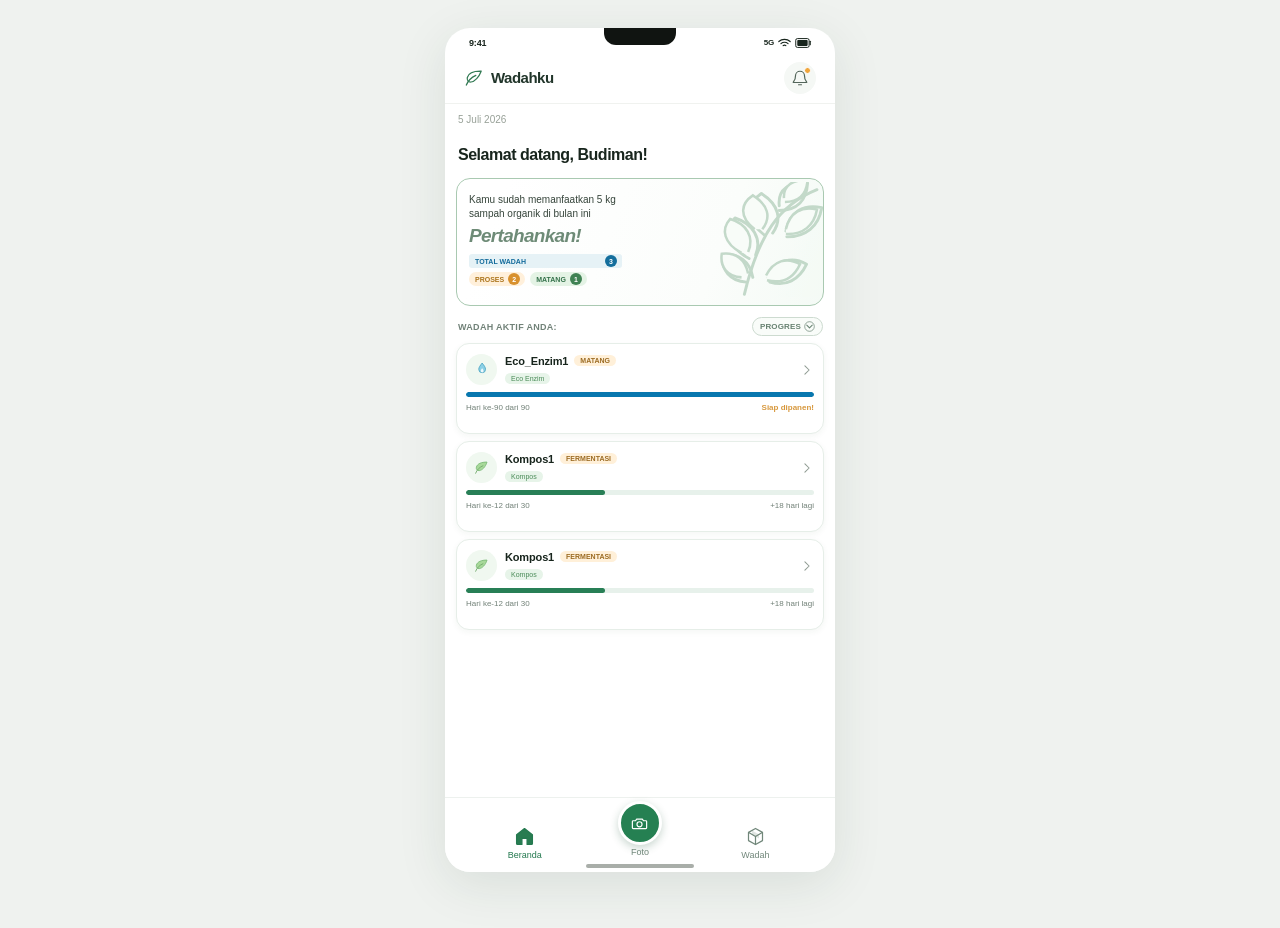
<file: Dasboard.html>
<!DOCTYPE html>
<html lang="id">
<head>
  <meta charset="UTF-8">
  <meta name="viewport" content="width=device-width, initial-scale=1">
  <meta name="theme-color" content="#f8fbf7">
  <title>Wadahku — SnapCompost</title>
  <style>
    :root {
      color-scheme: light;
      --green: #24734e;
      --green-dark: #15583a;
      --green-soft: #e8f4eb;
      --mint: #f1f8f2;
      --ink: #18251d;
      --muted: #87938a;
      --line: #e8eee9;
      --orange: #eda63e;
      --blue: #1179b7;
    }

    * {
      box-sizing: border-box;
    }

    html {
      min-height: 100%;
      background: #eff2ef;
    }

    body {
      min-width: 320px;
      min-height: 100vh;
      margin: 0;
      color: var(--ink);
      background: #eff2ef;
      font-family: Inter, -apple-system, BlinkMacSystemFont, "Segoe UI", sans-serif;
      -webkit-font-smoothing: antialiased;
    }

    button {
      color: inherit;
      font: inherit;
    }

    .phone {
      position: relative;
      display: flex;
      flex-direction: column;
      width: min(100%, 390px);
      min-height: 100vh;
      margin: 0 auto;
      overflow: hidden;
      background: #fff;
      box-shadow: 0 12px 50px rgb(27 55 37 / 10%);
    }

    .status-bar {
      position: relative;
      display: flex;
      flex: 0 0 29px;
      align-items: center;
      justify-content: space-between;
      padding: 0 23px 0 24px;
      font-size: 9px;
      font-weight: 700;
      letter-spacing: -.15px;
    }

    .notch {
      position: absolute;
      top: 0;
      left: 50%;
      width: 72px;
      height: 17px;
      transform: translateX(-50%);
      border-radius: 0 0 12px 12px;
      background: #101411;
    }

    .status-icons {
      display: flex;
      align-items: center;
      gap: 4px;
    }

    .status-icons svg {
      display: block;
    }

    .app-header {
      display: flex;
      min-height: 47px;
      align-items: center;
      justify-content: space-between;
      padding: 0 19px 5px;
      border-bottom: 1px solid #f0f2ef;
    }

    .brand {
      display: flex;
      align-items: center;
      gap: 7px;
      color: #21352a;
      font-size: 15px;
      font-weight: 750;
      letter-spacing: -.5px;
    }

    .brand svg {
      width: 20px;
      height: 20px;
      color: #347b55;
    }

    .notification {
      position: relative;
      display: grid;
      width: 32px;
      height: 32px;
      place-items: center;
      border: 0;
      border-radius: 50%;
      background: #f5f8f5;
      cursor: pointer;
    }

    .notification svg {
      width: 18px;
      height: 18px;
    }

    .notification-dot {
      position: absolute;
      top: 5px;
      right: 5px;
      width: 7px;
      height: 7px;
      border: 1px solid white;
      border-radius: 50%;
      background: #f0a53b;
    }

    .brand-wadah-icon {
      display: none;
    }

    .phone[data-screen="wadah"] .brand-home-icon {
      display: none;
    }

    .phone[data-screen="wadah"] .brand-wadah-icon {
      display: block;
    }

    .notification[hidden] {
      display: none;
    }

    .brand-count {
      margin-left: 1px;
      padding: 4px 8px;
      border-radius: 12px;
      background: #e8f4eb;
      color: #28754d;
      font-size: 8px;
      font-weight: 700;
      letter-spacing: 0;
    }

    .notification-layer {
      position: absolute;
      z-index: 8;
      inset: 76px 0 0;
    }

    .notification-layer[hidden] {
      display: none;
    }

    .notification-backdrop {
      position: absolute;
      inset: 0;
      background: rgb(24 37 29 / 35%);
    }

    .notification-panel {
      position: relative;
      z-index: 1;
      overflow: hidden;
      border: 1px solid #bfd3c3;
      border-top: 0;
      border-radius: 0 0 15px 15px;
      background: #fff;
      box-shadow: 0 7px 18px rgb(24 56 36 / 14%);
    }

    .notification-panel-header {
      display: flex;
      min-height: 39px;
      align-items: center;
      justify-content: space-between;
      padding: 0 12px;
      border-bottom: 1px solid #e5eee7;
    }

    .notification-panel-title {
      display: flex;
      align-items: center;
      gap: 6px;
      font-size: 11px;
      font-weight: 700;
    }

    .notification-panel-title svg {
      width: 14px;
      height: 14px;
      color: #648071;
    }

    .notification-close {
      display: grid;
      width: 25px;
      height: 25px;
      place-items: center;
      border: 0;
      border-radius: 50%;
      background: #f2f7f3;
      color: #718278;
      cursor: pointer;
    }

    .notification-close svg {
      width: 13px;
      height: 13px;
    }

    .notification-list {
      display: grid;
      gap: 1px;
      padding: 4px 8px 7px;
    }

    .notification-item {
      display: flex;
      min-height: 49px;
      align-items: center;
      gap: 8px;
      padding: 5px 6px;
      border-bottom: 1px solid #edf2ee;
    }

    .notification-item:last-child {
      border-bottom: 0;
    }

    .notification-vessel-icon {
      display: grid;
      width: 27px;
      height: 27px;
      flex: 0 0 27px;
      place-items: center;
      border-radius: 50%;
      background: #eff8f0;
      color: #6aaa6d;
    }

    .notification-vessel-icon svg {
      width: 16px;
      height: 16px;
    }

    .notification-copy {
      min-width: 0;
      flex: 1;
    }

    .notification-name {
      display: block;
      overflow: hidden;
      font-size: 10px;
      font-weight: 700;
      text-overflow: ellipsis;
      white-space: nowrap;
    }

    .notification-description {
      margin: 2px 0 0;
      color: #78877c;
      font-size: 8px;
      line-height: 11px;
    }

    .notification-description strong {
      color: #d69137;
      font-weight: 600;
    }

    .notification-view {
      min-width: 39px;
      padding: 5px 8px;
      border: 0;
      border-radius: 12px;
      background: #287b50;
      color: white;
      font-size: 8px;
      font-weight: 700;
      cursor: pointer;
    }

    .notification-view:hover {
      background: #1d6842;
    }

    main {
      flex: 1;
      padding: 8px 11px 105px;
    }

    .date {
      margin: 0 0 17px 2px;
      color: #98a198;
      font-size: 10px;
      line-height: 15px;
    }

    h1 {
      margin: 0 0 13px 2px;
      font-size: 16px;
      font-weight: 700;
      letter-spacing: -.48px;
      line-height: 21px;
    }

    .impact-card {
      position: relative;
      min-height: 128px;
      overflow: hidden;
      padding: 14px 12px 11px;
      border: 1px solid #a9c9b1;
      border-radius: 14px;
      background: linear-gradient(110deg, #fff 12%, #fbfdfb 70%, #f4faf5);
    }

    .impact-copy {
      position: relative;
      z-index: 1;
      max-width: 206px;
      color: #35443a;
      font-size: 10px;
      line-height: 14px;
    }

    .impact-copy strong {
      display: block;
      margin-top: 3px;
      color: #6e8b77;
      font-size: 19px;
      font-style: italic;
      font-weight: 750;
      letter-spacing: -.7px;
      line-height: 23px;
    }

    .plant-art {
      position: absolute;
      top: 3px;
      right: -10px;
      width: 132px;
      height: 121px;
      color: #bdd5c4;
      opacity: .9;
    }

    .stats {
      position: relative;
      z-index: 1;
      display: flex;
      width: 179px;
      flex-wrap: wrap;
      gap: 4px 5px;
      margin-top: 7px;
    }

    .stat {
      display: inline-flex;
      min-height: 14px;
      align-items: center;
      gap: 4px;
      padding: 1px 5px 1px 6px;
      border-radius: 12px;
      background: #e8f3eb;
      color: #39704e;
      font-size: 7px;
      font-weight: 750;
      line-height: 11px;
      white-space: nowrap;
    }

    .stat.total {
      width: 100%;
      justify-content: space-between;
      max-width: 153px;
      border-radius: 3px;
      background: #e6f2f6;
      color: #146c9c;
    }

    .stat:nth-child(2) {
      background: #fff0db;
      color: #ac741b;
    }

    .stat:nth-child(3) {
      background: #e4f3e5;
      color: #34714a;
    }

    .stat b {
      display: inline-grid;
      width: 12px;
      height: 12px;
      place-items: center;
      border-radius: 50%;
      background: #146e9c;
      color: white;
      font-size: 7px;
    }

    .stat:nth-child(2) b {
      background: #d8912e;
    }

    .stat:nth-child(3) b {
      background: #408254;
    }

    .section-heading {
      display: flex;
      align-items: center;
      justify-content: space-between;
      margin: 11px 0 7px;
      padding: 0 1px 0 2px;
      color: #718278;
      font-size: 9px;
      font-weight: 800;
      letter-spacing: .3px;
    }

    .sort-button {
      display: inline-flex;
      min-height: 19px;
      align-items: center;
      gap: 3px;
      padding: 2px 7px;
      border: 1px solid #cddbd0;
      border-radius: 12px;
      background: #f9fcf9;
      color: #668170;
      font-size: 8px;
      font-weight: 700;
      letter-spacing: .15px;
      cursor: pointer;
    }

    .sort-button svg {
      width: 11px;
      height: 11px;
      transition: transform .18s ease;
    }

    .sort-button[aria-expanded="true"] svg {
      transform: rotate(180deg);
    }

    .sort-menu {
      position: absolute;
      z-index: 5;
      right: 13px;
      display: none;
      width: 155px;
      padding: 5px;
      border: 1px solid #dce6dd;
      border-radius: 9px;
      background: white;
      box-shadow: 0 6px 20px rgb(32 62 41 / 13%);
    }

    .sort-menu.open {
      display: block;
    }

    .sort-menu button {
      width: 100%;
      padding: 7px 8px;
      border: 0;
      border-radius: 5px;
      background: transparent;
      color: #56645a;
      font-size: 10px;
      text-align: left;
      cursor: pointer;
    }

    .sort-menu button:hover,
    .sort-menu button[aria-selected="true"] {
      background: #edf6ef;
      color: var(--green);
    }

    .vessels {
      display: grid;
      gap: 7px;
    }

    .vessel-card {
      min-height: 91px;
      padding: 10px 9px 8px;
      border: 1px solid #e6eee8;
      border-radius: 13px;
      background: #fff;
      box-shadow: 0 2px 6px rgb(36 70 47 / 5%);
    }

    .vessel-top {
      display: flex;
      align-items: center;
      min-height: 29px;
      gap: 8px;
    }

    .vessel-icon {
      display: grid;
      width: 31px;
      height: 31px;
      flex: 0 0 31px;
      place-items: center;
      border-radius: 50%;
      background: #f0f8f0;
      color: #6aab6c;
    }

    .vessel-icon svg {
      width: 18px;
      height: 18px;
    }

    .vessel-info {
      min-width: 0;
      flex: 1;
    }

    .vessel-name-line {
      display: flex;
      align-items: center;
      gap: 6px;
    }

    .vessel-name {
      font-size: 11px;
      font-weight: 650;
      letter-spacing: -.15px;
    }

    .type-pill {
      padding: 2px 6px;
      border-radius: 9px;
      background: #e7f4e9;
      color: #4a8b58;
      font-size: 7px;
      line-height: 10px;
    }

    .type-pill.orange {
      background: #fff0d9;
      color: #ae7725;
      font-weight: 700;
    }

    .chevron {
      width: 14px;
      height: 14px;
      color: #8f9b92;
    }

    .progress-track {
      height: 5px;
      margin: 7px 0 5px;
      overflow: hidden;
      border-radius: 5px;
      background: #e7f1eb;
    }

    .progress-fill {
      height: 100%;
      border-radius: inherit;
      background: #0877af;
    }

    .progress-fill.green {
      background: #287f56;
    }

    .vessel-foot {
      display: flex;
      align-items: center;
      justify-content: space-between;
      color: #718077;
      font-size: 8px;
      line-height: 12px;
    }

    .vessel-foot .ready {
      color: #d7973b;
      font-weight: 600;
    }

    .wadah-view {
      min-height: 0;
      flex: 1;
      overflow-y: auto;
      padding: 11px 10px 100px;
      background: #f3faf4;
      scrollbar-width: none;
    }

    .wadah-view[hidden] {
      display: none;
    }

    .wadah-status-tabs {
      display: grid;
      grid-template-columns: 1fr 1fr;
      gap: 4px;
      min-height: 34px;
      padding: 3px;
      border: 1px solid #edf2ee;
      border-radius: 18px;
      background: white;
    }

    .wadah-status-tab {
      min-width: 0;
      padding: 6px 8px;
      border: 0;
      border-radius: 14px;
      background: transparent;
      color: #64756a;
      font-size: 9px;
      font-weight: 600;
      cursor: pointer;
    }

    .wadah-status-tab[aria-selected="true"] {
      background: #e7f4e9;
      color: #32734d;
    }

    .wadah-controls {
      display: grid;
      gap: 8px;
      margin: 10px 0 9px;
    }

    .wadah-filters,
    .wadah-sorts {
      display: flex;
      align-items: center;
      gap: 5px;
      overflow-x: auto;
      scrollbar-width: none;
    }

    .wadah-filter,
    .wadah-sort {
      flex: 0 0 auto;
      min-height: 23px;
      padding: 4px 9px;
      border: 1px solid #e4ece5;
      border-radius: 13px;
      background: white;
      color: #718076;
      font-size: 8px;
      line-height: 12px;
      white-space: nowrap;
      cursor: pointer;
    }

    .wadah-filter[aria-pressed="true"] {
      border-color: #287d52;
      background: #287d52;
      color: white;
    }

    .wadah-sort[aria-pressed="true"] {
      border-color: #dfeae1;
      background: #e9f4eb;
      color: #377450;
    }

    .wadah-sorts {
      gap: 6px;
    }

    .wadah-sorts::before {
      content: "Urutkan:";
      color: #7c897f;
      font-size: 8px;
      white-space: nowrap;
    }

    .wadah-cards {
      display: grid;
      gap: 8px;
    }

    .wadah-card {
      min-height: 88px;
      padding: 9px 9px 8px;
      border: 1px solid #e7eee8;
      border-radius: 14px;
      background: #fff;
      box-shadow: 0 2px 7px rgb(35 74 46 / 5%);
    }

    .wadah-card.ready {
      border-color: #f0e6c9;
      background: #fffdf5;
    }

    .wadah-card-top {
      display: flex;
      min-height: 31px;
      align-items: center;
      gap: 7px;
    }

    .wadah-card .vessel-icon {
      width: 30px;
      height: 30px;
      flex-basis: 30px;
    }

    .wadah-card .vessel-info {
      flex: 1;
    }

    .wadah-card .vessel-name {
      font-size: 10px;
    }

    .wadah-card .type-pill {
      display: inline-block;
      margin-top: 2px;
    }

    .wadah-percent {
      margin-left: auto;
      color: #24734e;
      font-size: 14px;
      font-weight: 750;
      letter-spacing: -.4px;
    }

    .wadah-card.ready .wadah-percent {
      color: #a77b25;
    }

    .wadah-card .progress-track {
      height: 4px;
      margin: 6px 0 5px;
    }

    .wadah-card.ready .progress-fill {
      background: #e2b74d;
    }

    .wadah-card-foot {
      display: flex;
      align-items: center;
      justify-content: space-between;
      color: #78857b;
      font-size: 7px;
      line-height: 11px;
    }

    .wadah-card-foot .ready-label {
      color: #d39a36;
      font-weight: 600;
    }

    .wadah-card-foot .waiting-label {
      color: #d39a36;
    }

    .wadah-empty {
      padding: 24px 16px;
      border: 1px dashed #d9e6dc;
      border-radius: 13px;
      color: #738278;
      font-size: 10px;
      text-align: center;
    }

    .phone[data-workflow="camera"] .status-bar {
      z-index: 14;
      background: #090e0b;
      color: #fff;
    }

    .phone[data-workflow="camera"] .app-header,
    .phone[data-workflow="camera"] main,
    .phone[data-workflow="camera"] .wadah-view,
    .phone[data-workflow="camera"] .bottom-nav,
    .phone[data-workflow="camera"] .home-indicator,
    .phone[data-workflow="results"] .app-header,
    .phone[data-workflow="results"] main,
    .phone[data-workflow="results"] .wadah-view,
    .phone[data-workflow="results"] .bottom-nav,
    .phone[data-workflow="results"] .home-indicator,
    .phone[data-workflow="confirm"] .app-header,
    .phone[data-workflow="confirm"] main,
    .phone[data-workflow="confirm"] .wadah-view,
    .phone[data-workflow="confirm"] .bottom-nav,
    .phone[data-workflow="confirm"] .home-indicator,
    .phone[data-workflow="manual"] .app-header,
    .phone[data-workflow="manual"] main,
    .phone[data-workflow="manual"] .wadah-view,
    .phone[data-workflow="manual"] .bottom-nav,
    .phone[data-workflow="manual"] .home-indicator,
    .phone[data-workflow="not-found"] .app-header,
    .phone[data-workflow="not-found"] main,
    .phone[data-workflow="not-found"] .wadah-view,
    .phone[data-workflow="not-found"] .bottom-nav,
    .phone[data-workflow="not-found"] .home-indicator,
    .phone[data-workflow="no-detection"] .app-header,
    .phone[data-workflow="no-detection"] main,
    .phone[data-workflow="no-detection"] .wadah-view,
    .phone[data-workflow="no-detection"] .bottom-nav,
    .phone[data-workflow="no-detection"] .home-indicator {
      display: none;
    }

    .phone[data-workflow="review"] .app-header,
    .phone[data-workflow="review"] main,
    .phone[data-workflow="review"] .wadah-view,
    .phone[data-workflow="review"] .bottom-nav,
    .phone[data-workflow="review"] .home-indicator,
    .phone[data-workflow="quantity"] .app-header,
    .phone[data-workflow="quantity"] main,
    .phone[data-workflow="quantity"] .wadah-view,
    .phone[data-workflow="quantity"] .bottom-nav,
    .phone[data-workflow="quantity"] .home-indicator,
    .phone[data-workflow="quantity-confirm"] .app-header,
    .phone[data-workflow="quantity-confirm"] main,
    .phone[data-workflow="quantity-confirm"] .wadah-view,
    .phone[data-workflow="quantity-confirm"] .bottom-nav,
    .phone[data-workflow="quantity-confirm"] .home-indicator,
    .phone[data-workflow="type-select"] .app-header,
    .phone[data-workflow="type-select"] main,
    .phone[data-workflow="type-select"] .wadah-view,
    .phone[data-workflow="type-select"] .bottom-nav,
    .phone[data-workflow="type-select"] .home-indicator,
    .phone[data-workflow="create-vessel"] .app-header,
    .phone[data-workflow="create-vessel"] main,
    .phone[data-workflow="create-vessel"] .wadah-view,
    .phone[data-workflow="create-vessel"] .bottom-nav,
    .phone[data-workflow="create-vessel"] .home-indicator,
    .phone[data-workflow="vessel-detail"] .app-header,
    .phone[data-workflow="vessel-detail"] main,
    .phone[data-workflow="vessel-detail"] .wadah-view,
    .phone[data-workflow="vessel-detail"] .bottom-nav,
    .phone[data-workflow="vessel-detail"] .home-indicator,
    .phone[data-workflow="vessel-ready"] .app-header,
    .phone[data-workflow="vessel-ready"] main,
    .phone[data-workflow="vessel-ready"] .wadah-view,
    .phone[data-workflow="vessel-ready"] .bottom-nav,
    .phone[data-workflow="vessel-ready"] .home-indicator {
      display: none;
    }

    .workflow-view {
      position: absolute;
      z-index: 12;
      inset: 29px 0 0;
      overflow: hidden;
      background: #f2f8f3;
    }

    .workflow-view[hidden] {
      display: none;
    }

    .workflow-screen {
      display: flex;
      width: 100%;
      height: 100%;
      flex-direction: column;
      overflow: hidden;
      background: #f2f8f3;
    }

    .workflow-screen[hidden] {
      display: none;
    }

    .workflow-header {
      display: flex;
      min-height: 47px;
      flex: 0 0 47px;
      align-items: center;
      gap: 11px;
      padding: 0 15px;
      background: #f2f8f3;
      color: #27382d;
    }

    .workflow-header h2 {
      margin: 0;
      font-size: 13px;
      font-weight: 700;
      letter-spacing: -.2px;
    }

    .workflow-back {
      display: grid;
      width: 27px;
      height: 27px;
      flex: 0 0 27px;
      place-items: center;
      padding: 0;
      border: 0;
      border-radius: 50%;
      background: #e9f3eb;
      color: #5b8066;
      cursor: pointer;
    }

    .workflow-back svg {
      width: 16px;
      height: 16px;
    }

    .camera-screen {
      position: relative;
      background: #080d0a;
      color: white;
    }

    .camera-header {
      display: flex;
      min-height: 42px;
      flex: 0 0 42px;
      align-items: center;
      justify-content: center;
      padding: 0 12px;
      font-size: 12px;
      font-weight: 650;
    }

    .camera-close {
      position: absolute;
      top: 7px;
      left: 10px;
      display: grid;
      width: 28px;
      height: 28px;
      place-items: center;
      border: 1px solid rgb(255 255 255 / 15%);
      border-radius: 50%;
      background: rgb(255 255 255 / 12%);
      color: #fff;
      cursor: pointer;
    }

    .camera-close svg {
      width: 15px;
      height: 15px;
    }

    .camera-preview {
      position: relative;
      display: grid;
      min-height: 0;
      flex: 1;
      place-items: center;
      margin: 0 8px;
      overflow: hidden;
      border-radius: 11px;
      background: #141b16;
    }

    .camera-preview video,
    .camera-preview img {
      display: block;
      width: 100%;
      height: 100%;
      object-fit: cover;
    }

    .camera-preview img[hidden],
    .camera-preview video[hidden] {
      display: none;
    }

    .camera-placeholder {
      max-width: 245px;
      padding: 24px;
      color: #d1dad3;
      font-size: 12px;
      line-height: 1.55;
      text-align: center;
    }

    .camera-placeholder strong {
      display: block;
      margin-bottom: 6px;
      color: white;
      font-size: 14px;
    }

    .camera-error {
      display: block;
      margin-top: 10px;
      color: #f5c18b;
      font-size: 10px;
    }

    .camera-error[hidden] {
      display: none;
    }

    .camera-controls {
      display: flex;
      min-height: 94px;
      flex: 0 0 94px;
      align-items: center;
      justify-content: space-evenly;
      padding-bottom: 15px;
    }

    .camera-control {
      display: grid;
      width: 40px;
      height: 40px;
      place-items: center;
      padding: 0;
      border: 1px solid rgb(255 255 255 / 12%);
      border-radius: 50%;
      background: rgb(255 255 255 / 10%);
      color: white;
      cursor: pointer;
    }

    .camera-control svg {
      width: 19px;
      height: 19px;
    }

    .shutter-button {
      display: grid;
      width: 56px;
      height: 56px;
      place-items: center;
      padding: 0;
      border: 4px solid #dfe5e0;
      border-radius: 50%;
      background: white;
      cursor: pointer;
    }

    .shutter-button span {
      width: 42px;
      height: 42px;
      border: 1px solid #dce2dd;
      border-radius: 50%;
      background: #fff;
    }

    .shutter-button:disabled,
    .camera-control:disabled {
      cursor: not-allowed;
      opacity: .45;
    }

    .camera-alternative {
      position: absolute;
      right: 9px;
      bottom: 5px;
      left: 9px;
      display: flex;
      align-items: center;
      justify-content: center;
      gap: 5px;
      color: #c8d0ca;
      font-size: 9px;
    }

    .camera-alternative button {
      padding: 2px 0;
      border: 0;
      background: transparent;
      color: #b7e1c1;
      font-size: 9px;
      font-weight: 650;
      text-decoration: underline;
      cursor: pointer;
    }

    .workflow-content {
      min-height: 0;
      flex: 1;
      overflow-y: auto;
      padding: 3px 10px 14px;
      scrollbar-width: none;
    }

    [data-workflow-screen="results"] .workflow-content,
    [data-workflow-screen="confirm"] .workflow-content {
      display: flex;
      flex-direction: column;
    }

    [data-workflow-screen="results"] .workflow-actions,
    [data-workflow-screen="confirm"] .workflow-actions {
      margin-top: auto;
    }

    .workflow-summary {
      margin: 1px 1px 10px;
      color: #6d7a70;
      font-size: 9px;
      line-height: 14px;
    }

    .detection-list,
    .confirm-list {
      display: grid;
      gap: 7px;
    }

    .detection-card,
    .confirm-card {
      display: flex;
      min-height: 58px;
      align-items: center;
      gap: 9px;
      padding: 8px 10px;
      border: 1px solid #e9efea;
      border-radius: 12px;
      background: #fff;
    }

    .waste-art {
      display: grid;
      width: 34px;
      height: 34px;
      flex: 0 0 34px;
      place-items: center;
      border-radius: 11px;
      background: #fff6e9;
      font-size: 18px;
    }

    .waste-art.green {
      background: #e8f5e9;
    }

    .waste-art.yellow {
      background: #fff4d9;
    }

    .waste-card-info {
      min-width: 0;
      flex: 1;
    }

    .waste-name {
      display: block;
      color: #28352d;
      font-size: 10px;
      font-weight: 650;
      line-height: 14px;
    }

    .waste-confidence {
      height: 4px;
      margin-top: 5px;
      overflow: hidden;
      border-radius: 4px;
      background: #e6f0e9;
    }

    .waste-confidence span {
      display: block;
      height: 100%;
      border-radius: inherit;
      background: #34865a;
    }

    .waste-percent {
      margin-left: 6px;
      color: #617568;
      font-size: 8px;
    }

    .workflow-actions {
      display: grid;
      gap: 6px;
      padding: 9px 10px 13px;
      background: #f2f8f3;
    }

    .workflow-primary,
    .workflow-secondary {
      display: flex;
      min-height: 38px;
      align-items: center;
      justify-content: center;
      gap: 6px;
      padding: 8px 12px;
      border: 1px solid transparent;
      border-radius: 10px;
      font-size: 10px;
      font-weight: 650;
      text-align: center;
      cursor: pointer;
    }

    .workflow-primary {
      background: #2d8054;
      color: white;
    }

    .workflow-primary:hover:not(:disabled) {
      background: #246e47;
    }

    .workflow-primary:disabled {
      background: #9cbca5;
      cursor: not-allowed;
    }

    .workflow-secondary {
      border-color: #e6ede7;
      background: white;
      color: #35473a;
    }

    .workflow-content .workflow-actions {
      padding: 12px 0 1px;
    }

    .confirm-check {
      width: 17px;
      height: 17px;
      flex: 0 0 17px;
      accent-color: #2d8054;
      cursor: pointer;
    }

    .confirm-intro {
      display: flex;
      align-items: center;
      justify-content: space-between;
      margin: 2px 1px 10px;
      color: #66766a;
      font-size: 9px;
    }

    .confirm-intro button {
      padding: 0;
      border: 0;
      background: transparent;
      color: #2d8054;
      font-size: 8px;
      font-weight: 650;
      cursor: pointer;
    }

    .review-list,
    .quantity-confirm-list {
      display: grid;
      gap: 7px;
    }

    .quantity-confirm-card,
    .recipe-card,
    .material-row {
      display: flex;
      align-items: center;
      gap: 9px;
      padding: 9px 10px;
      border: 1px solid #e5ede6;
      border-radius: 11px;
      background: white;
    }

    [data-workflow-screen="review"] .workflow-content {
      padding: 10px 10px 14px;
    }

    .review-progress {
      display: flex;
      align-items: center;
      gap: 8px;
      margin: 1px 2px 16px;
      color: #68786d;
      font-size: 8px;
      white-space: nowrap;
    }

    .review-progress-track {
      height: 5px;
      flex: 1;
      overflow: hidden;
      border-radius: 5px;
      background: #e1eee4;
    }

    .review-progress-track span {
      display: block;
      height: 100%;
      border-radius: inherit;
      background: #34865a;
      transition: width .2s ease;
    }

    .review-question-card {
      overflow: hidden;
      border: 1px solid #e9efea;
      border-radius: 12px;
      background: #fff;
    }

    .review-waste-picture {
      display: grid;
      min-height: 90px;
      place-items: center;
      border-bottom: 1px solid #e6ede7;
      background: #fff;
      font-size: 44px;
    }

    .review-waste-name {
      margin: 0;
      padding: 10px 11px;
      color: #28352d;
      font-size: 11px;
      font-weight: 700;
    }

    .review-question {
      margin: 17px 2px 15px;
      color: #293b30;
      font-size: 10px;
      font-weight: 650;
      line-height: 15px;
      text-align: center;
    }

    .review-answer-buttons {
      display: grid;
      grid-template-columns: 1fr 1fr;
      gap: 7px;
    }

    .review-answer {
      min-height: 39px;
      border: 1px solid transparent;
      border-radius: 10px;
      font-size: 10px;
      font-weight: 700;
      cursor: pointer;
    }

    .review-answer.yes {
      background: #fde5e5;
      color: #b62935;
    }

    .review-answer.no {
      background: #ddf8e9;
      color: #28784c;
    }

    .review-rejected {
      display: flex;
      flex-direction: column;
      align-items: center;
      padding: 10px 2px;
      text-align: center;
    }

    .review-rejected-icon {
      display: grid;
      width: 60px;
      height: 60px;
      place-items: center;
      margin-bottom: 14px;
      border-radius: 50%;
      background: #fde8e8;
      color: #d72632;
      font-size: 36px;
      font-weight: 700;
    }

    .review-rejected h3 {
      margin: 0 0 12px;
      color: #293b30;
      font-size: 12px;
    }

    .review-rejected p {
      width: 100%;
      margin: 0 0 15px;
      padding: 12px;
      border: 1px solid #f3d1d1;
      border-radius: 10px;
      background: #fff0f0;
      color: #a34a50;
      font-size: 9px;
      line-height: 14px;
    }

    .review-rejected .workflow-primary {
      width: 100%;
    }

    .quantity-progress {
      display: flex;
      align-items: center;
      gap: 8px;
      margin: 2px 2px 14px;
      color: #6c7a70;
      font-size: 8px;
    }

    .quantity-progress-track {
      height: 4px;
      flex: 1;
      overflow: hidden;
      border-radius: 5px;
      background: #e5eee7;
    }

    .quantity-progress-track span {
      display: block;
      height: 100%;
      border-radius: inherit;
      background: #328255;
    }

    .quantity-card {
      display: flex;
      min-height: 145px;
      flex-direction: column;
      align-items: center;
      justify-content: center;
      padding: 18px 14px;
      border: 1px solid #e6eee7;
      border-radius: 14px;
      background: #fff;
      text-align: center;
    }

    .quantity-card .waste-art {
      width: 43px;
      height: 43px;
      margin-bottom: 6px;
      font-size: 23px;
    }

    .quantity-name {
      margin-bottom: 5px;
      color: #293a2f;
      font-size: 12px;
      font-weight: 700;
    }

    .quantity-type {
      margin-bottom: 16px;
      padding: 4px 9px;
      border-radius: 12px;
      background: #fff2cf;
      color: #98751e;
      font-size: 8px;
    }

    .quantity-counter {
      display: flex;
      align-items: center;
      gap: 16px;
    }

    .quantity-counter button {
      display: grid;
      width: 32px;
      height: 32px;
      place-items: center;
      border: 0;
      border-radius: 50%;
      background: #e9f4eb;
      color: #27764d;
      font-size: 20px;
      cursor: pointer;
    }

    .quantity-counter button:last-child {
      background: #2e8054;
      color: white;
    }

    .quantity-value {
      min-width: 35px;
      color: #27764d;
      font-size: 25px;
      font-weight: 750;
    }

    .quantity-unit {
      margin-top: 5px;
      color: #76847a;
      font-size: 9px;
    }

    .quantity-input {
      display: flex;
      align-items: baseline;
      gap: 9px;
      border-bottom: 1px solid #d7e4da;
      padding: 2px 5px 5px;
    }

    .quantity-input input {
      width: 125px;
      border: 0;
      outline: 0;
      background: transparent;
      color: #31845a;
      font: inherit;
      font-size: 34px;
      font-weight: 700;
      text-align: center;
    }

    .quantity-input span {
      color: #718078;
      font-size: 12px;
      font-weight: 600;
    }

    .quantity-hint {
      max-width: 220px;
      margin: 10px auto 0;
      color: #879289;
      font-size: 8px;
      line-height: 13px;
    }

    .quantity-confirm-card {
      min-height: 38px;
      padding: 7px 9px;
      font-size: 8px;
    }

    .quantity-confirm-card .waste-art {
      width: 21px;
      height: 21px;
      flex-basis: 21px;
      border-radius: 50%;
      font-size: 12px;
    }

    .quantity-confirm-card strong {
      margin-left: auto;
      color: #35483a;
      font-size: 8px;
    }

    .recipe-list,
    .materials-list {
      display: grid;
      gap: 8px;
    }

    .recipe-card {
      min-height: 71px;
      cursor: pointer;
    }

    .recipe-card[aria-pressed="true"] {
      border-color: #318258;
      box-shadow: 0 0 0 2px rgb(49 130 88 / 10%);
    }

    .recipe-card-icon {
      display: grid;
      width: 38px;
      height: 38px;
      flex: 0 0 38px;
      place-items: center;
      border-radius: 12px;
      background: #e9f4eb;
      font-size: 19px;
    }

    .recipe-card-info {
      min-width: 0;
      flex: 1;
    }

    .recipe-card-info strong {
      display: block;
      color: #304035;
      font-size: 10px;
    }

    .recipe-card-info span {
      display: block;
      margin-top: 3px;
      color: #7a877d;
      font-size: 8px;
      line-height: 12px;
    }

    .recipe-card input {
      accent-color: #2d8054;
    }

    .vessel-detail-content {
      padding-top: 8px;
    }

    .vessel-detail-hero,
    .vessel-section,
    .vessel-ready-card {
      padding: 13px;
      border: 1px solid #e4ede6;
      border-radius: 13px;
      background: #fff;
    }

    .vessel-detail-hero {
      margin-bottom: 10px;
      text-align: center;
    }

    .vessel-detail-emoji {
      display: grid;
      width: 54px;
      height: 54px;
      place-items: center;
      margin: 0 auto 7px;
      border-radius: 17px;
      background: #eaf5ec;
      font-size: 28px;
    }

    .vessel-detail-hero h3,
    .vessel-ready-card h3 {
      margin: 0;
      color: #293b30;
      font-size: 14px;
    }

    .vessel-detail-subtitle {
      margin: 5px 0 0;
      color: #718076;
      font-size: 9px;
    }

    .vessel-section {
      margin-bottom: 9px;
    }

    .vessel-section h3 {
      margin: 0 0 4px;
      color: #2d4033;
      font-size: 10px;
    }

    .vessel-section-kicker {
      margin: 0 0 7px;
      color: #748278;
      font-size: 7px;
      font-weight: 700;
      letter-spacing: .35px;
      text-transform: uppercase;
    }

    .vessel-recipe-row,
    .vessel-material-summary {
      display: flex;
      align-items: center;
      gap: 8px;
      color: #35483a;
      font-size: 9px;
    }

    .vessel-recipe-icon {
      display: grid;
      width: 27px;
      height: 27px;
      flex: 0 0 27px;
      place-items: center;
      border: 1px solid #e5ebe6;
      border-radius: 6px;
      background: #f5f8f5;
      font-size: 13px;
    }

    .vessel-recipe-row strong {
      display: block;
      font-size: 9px;
    }

    .vessel-recipe-row small {
      display: block;
      margin-top: 2px;
      color: #7a877d;
      font-size: 7px;
    }

    .vessel-material-rows {
      display: grid;
      gap: 0;
      border-top: 1px solid #e8ede9;
    }

    .vessel-material-summary {
      min-height: 30px;
      justify-content: space-between;
      border-bottom: 1px solid #edf1ee;
      font-size: 8px;
    }

    .vessel-material-summary strong {
      color: #26362c;
      font-size: 8px;
      white-space: nowrap;
    }

    .vessel-fermentation-card,
    .vessel-mature-card {
      margin-bottom: 9px;
      padding: 12px;
      border: 1px solid #e7eee8;
      border-radius: 12px;
      background: #fff;
      text-align: center;
    }

    .vessel-phase-pill {
      display: inline-flex;
      min-height: 17px;
      align-items: center;
      padding: 2px 12px;
      border-radius: 10px;
      background: #dcf8e7;
      color: #398253;
      font-size: 7px;
      font-weight: 700;
    }

    .vessel-phase-pill.mature {
      background: #f9ad38;
      color: #fff;
    }

    .vessel-phase-drop {
      display: block;
      margin: 3px auto;
      font-size: 25px;
      line-height: 30px;
    }

    .vessel-phase-number {
      display: block;
      color: #318158;
      font-size: 25px;
      font-weight: 750;
      line-height: 28px;
    }

    .vessel-phase-caption {
      margin: 3px 0 9px;
      color: #78857b;
      font-size: 8px;
    }

    .vessel-phase-progress {
      height: 4px;
      margin: 0 0 8px;
      overflow: hidden;
      border-radius: 5px;
      background: #e3eee6;
    }

    .vessel-phase-progress span {
      display: block;
      height: 100%;
      border-radius: inherit;
      background: #34865a;
    }

    .vessel-estimate {
      margin: 0;
      color: #718076;
      font-size: 7px;
    }

    .vessel-mature-card h3 {
      margin: 2px 0 3px;
      color: #efa435;
      font-size: 16px;
      font-weight: 750;
    }

    .vessel-mature-card p {
      margin: 0;
      color: #79847c;
      font-size: 8px;
    }

    .vessel-harvest-button {
      background: #f3a632;
    }

    .vessel-harvest-button:hover:not(:disabled) {
      background: #df9223;
    }

    .vessel-section-note {
      margin: 0 0 8px;
      color: #7a877d;
      font-size: 8px;
      line-height: 12px;
    }

    .vessel-check-list,
    .vessel-steps {
      display: grid;
      gap: 6px;
      margin: 0;
      padding: 0;
      list-style: none;
    }

    .vessel-check-row {
      display: flex;
      min-height: 33px;
      align-items: center;
      gap: 8px;
      padding: 7px 8px;
      border: 1px solid #edf1ed;
      border-radius: 8px;
      background: #fbfdfb;
      color: #45564a;
      font-size: 9px;
      line-height: 13px;
      cursor: pointer;
    }

    .vessel-check-row input {
      width: 16px;
      height: 16px;
      flex: 0 0 16px;
      accent-color: #2d8054;
    }

    .vessel-check-row:has(input:checked) {
      border-color: #b8d9c0;
      background: #f0f8f1;
    }

    .vessel-step {
      display: grid;
      grid-template-columns: 21px 1fr;
      gap: 7px;
      color: #56675b;
      font-size: 8px;
      line-height: 13px;
    }

    .vessel-step-number {
      display: grid;
      width: 20px;
      height: 20px;
      place-items: center;
      border-radius: 50%;
      background: #e8f4ea;
      color: #2d8054;
      font-size: 8px;
      font-weight: 700;
    }

    .vessel-ready-card {
      margin: auto 10px;
      text-align: center;
    }

    .vessel-ready-icon {
      display: grid;
      width: 64px;
      height: 64px;
      place-items: center;
      margin: 0 auto 12px;
      border-radius: 50%;
      background: #e8f6eb;
      color: #2d8054;
      font-size: 34px;
    }

    .vessel-ready-card p {
      margin: 9px 0 14px;
      color: #718076;
      font-size: 9px;
      line-height: 14px;
    }

    .vessel-card[role="button"],
    .wadah-card[role="button"] {
      cursor: pointer;
    }

    .vessel-card[role="button"]:focus-visible,
    .wadah-card[role="button"]:focus-visible {
      outline: 2px solid #34865a;
      outline-offset: 2px;
    }

    .vessel-status-pill {
      padding: 2px 6px;
      border-radius: 9px;
      background: #fff0d9;
      color: #9c6b22;
      font-size: 7px;
      font-weight: 700;
      white-space: nowrap;
    }

    .vessel-name-field {
      display: grid;
      gap: 5px;
      margin-bottom: 13px;
      color: #56675b;
      font-size: 9px;
      font-weight: 650;
    }

    .vessel-name-field input {
      min-height: 37px;
      padding: 0 10px;
      border: 1px solid #dfe9e1;
      border-radius: 9px;
      background: white;
      color: #29392e;
      font: inherit;
      font-size: 10px;
    }

    .materials-heading {
      margin: 0 0 7px;
      color: #647469;
      font-size: 9px;
      font-weight: 700;
    }

    .material-row {
      min-height: 37px;
      padding: 7px 9px;
      color: #485b4d;
      font-size: 9px;
    }

    .material-row span:last-child {
      margin-left: auto;
      color: #718077;
      font-size: 8px;
    }

    .manual-note {
      margin: 1px 0 12px;
      padding: 11px 12px;
      border: 1px solid #e1eee3;
      border-radius: 13px;
      background: #eaf5ec;
      color: #6c7a6f;
      font-size: 9px;
      line-height: 14px;
    }

    .manual-search-label {
      display: block;
      margin: 0 0 5px 3px;
      color: #56675b;
      font-size: 9px;
      font-weight: 650;
    }

    .manual-search-wrap {
      position: relative;
    }

    .manual-search {
      display: flex;
      width: 100%;
      min-height: 39px;
      align-items: center;
      gap: 7px;
      padding: 0 11px;
      border: 1px solid #e5ece6;
      border-radius: 11px;
      background: white;
      color: #657369;
    }

    .manual-search svg {
      width: 15px;
      height: 15px;
      flex: 0 0 15px;
    }

    .manual-search input {
      width: 100%;
      min-width: 0;
      border: 0;
      outline: 0;
      background: transparent;
      color: #29392e;
      font: inherit;
      font-size: 10px;
    }

    .manual-search input::placeholder {
      color: #99a49b;
    }

    .manual-suggestions {
      display: grid;
      margin-top: 7px;
      overflow: hidden;
      border: 1px solid #c4d8c8;
      border-radius: 11px;
      background: #fff;
    }

    .manual-suggestions[hidden] {
      display: none;
    }

    .manual-suggestion {
      display: flex;
      min-height: 32px;
      align-items: center;
      gap: 7px;
      padding: 6px 10px;
      border: 0;
      border-bottom: 1px solid #e6eee7;
      background: white;
      color: #4c5f51;
      font-size: 9px;
      text-align: left;
      cursor: pointer;
    }

    .manual-suggestion:last-child {
      border-bottom: 0;
    }

    .manual-suggestion:hover {
      background: #f1f8f2;
    }

    .manual-suggestion svg {
      width: 12px;
      height: 12px;
      color: #498263;
    }

    .manual-picked {
      display: grid;
      gap: 5px;
      margin-top: 10px;
    }

    .manual-picked:empty {
      display: none;
    }

    .manual-picked-item {
      display: flex;
      align-items: center;
      justify-content: space-between;
      gap: 8px;
      padding: 8px 10px;
      border: 1px solid #e2ece3;
      border-radius: 9px;
      background: white;
      color: #33483a;
      font-size: 9px;
    }

    .manual-picked-item button {
      border: 0;
      background: transparent;
      color: #859188;
      font-size: 13px;
      cursor: pointer;
    }

    .manual-find {
      position: absolute;
      right: 10px;
      bottom: 12px;
      left: 10px;
    }

    .manual-not-found {
      align-items: stretch;
      padding: 0 14px 18px;
    }

    .not-found-body {
      display: flex;
      flex: 1;
      flex-direction: column;
      justify-content: center;
      padding-bottom: 56px;
      text-align: center;
    }

    .not-found-face {
      display: grid;
      width: 78px;
      height: 78px;
      align-self: center;
      place-items: center;
      margin-bottom: 16px;
      border-radius: 50%;
      background: #fff2c8;
      font-size: 41px;
    }

    .not-found-body h3,
    .no-detection-dialog h3 {
      margin: 0 0 9px;
      color: #2c4032;
      font-size: 15px;
    }

    .not-found-body p,
    .no-detection-dialog p {
      margin: 0;
      color: #78847a;
      font-size: 10px;
      line-height: 16px;
    }

    .not-found-actions {
      display: grid;
      gap: 7px;
    }

    .no-detection-screen {
      position: relative;
      align-items: center;
      justify-content: center;
      padding: 20px;
      background: rgb(15 23 18 / 45%);
    }

    .no-detection-dialog {
      width: 100%;
      padding: 23px 18px 16px;
      border-radius: 17px;
      background: white;
      box-shadow: 0 14px 40px rgb(12 33 19 / 20%);
      text-align: center;
    }

    .no-detection-illustration {
      display: grid;
      width: 62px;
      height: 62px;
      place-items: center;
      margin: 0 auto 12px;
      border-radius: 50%;
      background: #fff3d0;
      color: #d7a63a;
      font-size: 32px;
    }

    .no-detection-dialog .workflow-actions {
      padding: 16px 0 0;
      background: transparent;
    }

    .workflow-error {
      margin: 0 10px;
      padding: 8px 10px;
      border: 1px solid #f0d5c6;
      border-radius: 9px;
      background: #fff5ef;
      color: #984d35;
      font-size: 9px;
      line-height: 13px;
    }

    .workflow-error[hidden] {
      display: none;
    }

    .toast {
      z-index: 20;
    }

    .bottom-nav {
      position: absolute;
      z-index: 4;
      right: 0;
      bottom: 0;
      left: 0;
      display: grid;
      height: 75px;
      grid-template-columns: 1fr 1fr 1fr;
      align-items: end;
      padding: 0 22px 12px;
      border-top: 1px solid #edf1ee;
      background: rgb(255 255 255 / 97%);
    }

    .nav-item {
      display: flex;
      align-items: center;
      flex-direction: column;
      justify-content: flex-end;
      gap: 3px;
      min-height: 44px;
      padding: 0;
      border: 0;
      background: transparent;
      color: #71877a;
      font-size: 9px;
      cursor: pointer;
    }

    .nav-item svg {
      width: 21px;
      height: 21px;
    }

    .nav-item.active {
      color: #24794f;
    }

    .nav-item.active svg {
      fill: #287c51;
      stroke: #287c51;
    }

    .nav-item.camera {
      justify-content: center;
      gap: 2px;
      padding-top: 2px;
    }

    .camera-button {
      display: grid;
      width: 44px;
      height: 44px;
      margin-top: -20px;
      place-items: center;
      border: 3px solid white;
      border-radius: 50%;
      background: #258052;
      color: white;
      box-shadow: 0 3px 9px rgb(23 78 46 / 23%);
    }

    .camera-button svg {
      width: 19px;
      height: 19px;
    }

    .camera-label {
      font-size: 9px;
    }

    .home-indicator {
      position: absolute;
      z-index: 6;
      bottom: 4px;
      left: 50%;
      width: 108px;
      height: 4px;
      transform: translateX(-50%);
      border-radius: 4px;
      background: #a9aea9;
      pointer-events: none;
    }

    .toast {
      position: absolute;
      z-index: 10;
      right: 20px;
      bottom: 87px;
      left: 20px;
      padding: 11px 14px;
      transform: translateY(8px);
      border-radius: 10px;
      background: #203b2a;
      color: white;
      font-size: 12px;
      opacity: 0;
      pointer-events: none;
      transition: opacity .2s ease, transform .2s ease;
    }

    .toast.visible {
      transform: translateY(0);
      opacity: 1;
    }

    @media (min-width: 480px) and (min-height: 700px) {
      .phone {
        min-height: min(100vh, 844px);
        margin-top: max(0px, calc((100vh - 844px) / 2));
        border-radius: 25px;
      }
    }

    @media (max-height: 700px) {
      .phone {
        min-height: 700px;
      }
    }
  </style>
</head>
<body>
  <div class="phone" data-screen="home">
    <div class="status-bar" aria-label="Status ponsel">
      <span>9:41</span>
      <span class="notch" aria-hidden="true"></span>
      <span class="status-icons" aria-hidden="true">
        <span style="font-size:8px;font-weight:600">5G</span>
        <svg width="13" height="10" viewBox="0 0 16 12" fill="none">
          <path d="M1 4.2C4.9.7 11.1.7 15 4.2M3.6 6.8c2.5-2.2 6.3-2.2 8.8 0M6.3 9.3c1-.9 2.4-.9 3.4 0" stroke="currentColor" stroke-width="1.4" stroke-linecap="round"/>
        </svg>
        <svg width="17" height="10" viewBox="0 0 20 12" fill="none">
          <rect x=".7" y=".7" width="16" height="10.6" rx="2" stroke="currentColor" stroke-width="1.2"/>
          <path d="M18 4v4" stroke="currentColor" stroke-width="1.5" stroke-linecap="round"/>
          <rect x="2.5" y="2.5" width="12.5" height="7" rx="1" fill="currentColor"/>
        </svg>
      </span>
    </div>

    <header class="app-header">
      <div class="brand">
        <svg class="brand-home-icon" viewBox="0 0 24 24" fill="none" aria-hidden="true">
          <path d="M20.6 3.8C11.5 3.6 5.4 6.2 4 11.4c-.8 3.1 1.3 5.8 4.4 5.4 4.6-.5 9.6-6 12.2-13Z" stroke="currentColor" stroke-width="1.5" stroke-linejoin="round"/>
          <path d="M2.8 20.5c2.2-5.6 6-9.2 11.4-11.7" stroke="currentColor" stroke-width="1.5" stroke-linecap="round"/>
        </svg>
        <svg class="brand-wadah-icon" viewBox="0 0 24 24" fill="none" aria-hidden="true">
          <path d="m12 2.8 8 4.5v9.4l-8 4.5-8-4.5V7.3l8-4.5Z" stroke="currentColor" stroke-width="1.5" stroke-linejoin="round"/>
          <path d="m4.3 7.5 7.7 4.4 7.7-4.4M12 12v9" stroke="currentColor" stroke-width="1.5" stroke-linejoin="round"/>
        </svg>
        <span id="brand-name">Wadahku</span>
        <span class="brand-count" id="brand-count" hidden>5 wadah</span>
      </div>
      <button class="notification" type="button" aria-label="Buka notifikasi" aria-haspopup="dialog" aria-expanded="false" aria-controls="notification-layer">
        <svg viewBox="0 0 24 24" fill="none" aria-hidden="true">
          <path d="M18 9a6 6 0 0 0-12 0c0 7-3 7-3 9h18c0-2-3-2-3-9ZM10 21h4" stroke="#53655a" stroke-width="1.6" stroke-linecap="round" stroke-linejoin="round"/>
        </svg>
        <span class="notification-dot"></span>
      </button>
    </header>

    <div class="notification-layer" id="notification-layer" hidden>
      <div class="notification-backdrop" data-close-notifications aria-hidden="true"></div>
      <section class="notification-panel" role="dialog" aria-modal="true" aria-labelledby="notification-title">
        <div class="notification-panel-header">
          <div class="notification-panel-title" id="notification-title">
            <svg viewBox="0 0 24 24" fill="none" aria-hidden="true">
              <path d="M18 9a6 6 0 0 0-12 0c0 7-3 7-3 9h18c0-2-3-2-3-9ZM10 21h4" stroke="currentColor" stroke-width="1.6" stroke-linecap="round" stroke-linejoin="round"/>
            </svg>
            <span>Notifikasi</span>
          </div>
          <button class="notification-close" type="button" aria-label="Tutup notifikasi" data-close-notifications>
            <svg viewBox="0 0 16 16" fill="none" aria-hidden="true">
              <path d="m4 4 8 8m0-8-8 8" stroke="currentColor" stroke-width="1.5" stroke-linecap="round"/>
            </svg>
          </button>
        </div>
        <div class="notification-list">
          <article class="notification-item">
            <span class="notification-vessel-icon" aria-hidden="true">
              <svg viewBox="0 0 24 24" fill="none">
                <path d="M12.2 2.7c-2.5 3.2-4.5 5.7-4.5 8.4a4.5 4.5 0 0 0 9 0c0-2.7-2-5.2-4.5-8.4Z" fill="#8bd0e6" stroke="#53a9c5" stroke-width="1.2"/>
                <path d="M12.2 9.6c-1.2 1.6-1.9 2.6-1.9 3.7a1.9 1.9 0 0 0 3.8 0c0-1.1-.7-2.1-1.9-3.7Z" fill="#fff" opacity=".85"/>
              </svg>
            </span>
            <div class="notification-copy">
              <span class="notification-name">Eco_Enzim1</span>
              <p class="notification-description">Eco Enzim · <strong>Siap dipanen!</strong></p>
            </div>
            <button class="notification-view" type="button" data-notification-name="Eco_Enzim1">Lihat</button>
          </article>
          <article class="notification-item">
            <span class="notification-vessel-icon" aria-hidden="true">
              <svg viewBox="0 0 24 24" fill="none">
                <path d="M18.7 4.1C11.1 4 5.7 6.4 4.5 10.8c-.7 2.7 1.1 5 3.8 4.7 4-.4 8.3-4.8 10.4-11.4Z" fill="#a8d99a" stroke="#79b875" stroke-width="1.1" stroke-linejoin="round"/>
                <path d="M3.5 19c1.8-4.8 5-7.9 9.7-10" stroke="#73ab6c" stroke-width="1.2" stroke-linecap="round"/>
              </svg>
            </span>
            <div class="notification-copy">
              <span class="notification-name">Kompos3</span>
              <p class="notification-description">Kompos · <strong>Siap dipanen!</strong></p>
            </div>
            <button class="notification-view" type="button" data-notification-name="Kompos3">Lihat</button>
          </article>
        </div>
      </section>
    </div>

    <main>
      <p class="date">5 Juli 2026</p>
      <h1>Selamat datang, Budiman!</h1>

      <section class="impact-card" aria-label="Dampak pengomposanmu">
        <div class="impact-copy">
          Kamu sudah memanfaatkan 5 kg<br>
          sampah organik di bulan ini
          <strong>Pertahankan!</strong>
        </div>
        <svg class="plant-art" viewBox="0 0 140 128" fill="none" aria-hidden="true">
          <g stroke="currentColor" stroke-width="3.1" stroke-linecap="round" stroke-linejoin="round">
            <path d="M123 8C83 24 61 56 46 119"/>
            <path d="M83 25C81 7 94 0 113 1c-1 18-11 29-30 29"/>
            <path d="M67 56C46 40 49 22 64 12c19 12 22 28 12 42"/>
            <path d="M51 81C30 70 25 52 36 38c19 6 29 22 22 39"/>
            <path d="M90 52c4-21 19-29 38-25-3 20-17 31-37 31"/>
            <path d="M48 106c-17-1-27-13-25-29 17-2 29 7 32 24"/>
            <path d="M71 101c9-18 25-23 41-14-8 17-22 24-39 19"/>
          </g>
          <g fill="#f8fcf8" stroke="currentColor" stroke-width="2.7">
            <path d="M88 17c-1-14 10-20 25-19-1 14-9 23-24 23"/>
            <path d="M57 50C39 36 43 22 55 14c16 10 20 23 10 36"/>
            <path d="M43 75C24 65 21 50 31 39c17 5 26 19 19 35"/>
            <path d="M90 50c4-18 17-25 33-21-3 17-15 27-33 26"/>
            <path d="M43 101c-15-1-23-11-21-25 15-2 25 6 28 21"/>
            <path d="M69 99c8-16 22-20 36-12-7 15-19 21-35 17"/>
          </g>
        </svg>
        <div class="stats">
          <span class="stat total">TOTAL WADAH <b>3</b></span>
          <span class="stat">PROSES <b>2</b></span>
          <span class="stat">MATANG <b>1</b></span>
        </div>
      </section>

      <div class="section-heading">
        <span>WADAH AKTIF ANDA:</span>
        <button class="sort-button" id="sort-toggle" type="button" aria-expanded="false" aria-controls="sort-menu">
          <span>PROGRES</span>
          <svg viewBox="0 0 16 16" fill="none" aria-hidden="true">
            <path d="m4 6 4 4 4-4" stroke="currentColor" stroke-width="1.5" stroke-linecap="round" stroke-linejoin="round"/>
            <circle cx="8" cy="8" r="7" stroke="currentColor"/>
          </svg>
        </button>
      </div>
      <div class="sort-menu" id="sort-menu" role="listbox" aria-label="Urutkan wadah">
        <button type="button" role="option" aria-selected="true">Progres tertinggi</button>
        <button type="button" role="option" aria-selected="false">Progres terendah</button>
        <button type="button" role="option" aria-selected="false">Terbaru dibuat</button>
        <button type="button" role="option" aria-selected="false">Terlama dibuat</button>
      </div>

      <section class="vessels" aria-label="Daftar wadah aktif">
        <article class="vessel-card">
          <div class="vessel-top">
            <span class="vessel-icon" aria-hidden="true">
              <svg viewBox="0 0 24 24" fill="none">
                <path d="M12.2 2.7c-2.5 3.2-4.5 5.7-4.5 8.4a4.5 4.5 0 0 0 9 0c0-2.7-2-5.2-4.5-8.4Z" fill="#8bd0e6" stroke="#53a9c5" stroke-width="1.2"/>
                <path d="M12.2 9.6c-1.2 1.6-1.9 2.6-1.9 3.7a1.9 1.9 0 0 0 3.8 0c0-1.1-.7-2.1-1.9-3.7Z" fill="#fff" opacity=".85"/>
              </svg>
            </span>
            <div class="vessel-info">
              <div class="vessel-name-line">
                <span class="vessel-name">Eco_Enzim1</span>
                <span class="type-pill orange">MATANG</span>
              </div>
              <span class="type-pill">Eco Enzim</span>
            </div>
            <svg class="chevron" viewBox="0 0 20 20" fill="none" aria-hidden="true">
              <path d="m7 4 6 6-6 6" stroke="currentColor" stroke-width="1.5" stroke-linecap="round" stroke-linejoin="round"/>
            </svg>
          </div>
          <div class="progress-track" aria-label="Progres 100%"><div class="progress-fill" style="width:100%"></div></div>
          <div class="vessel-foot"><span>Hari ke-90 dari 90</span><span class="ready">Siap dipanen!</span></div>
        </article>

        <article class="vessel-card">
          <div class="vessel-top">
            <span class="vessel-icon" aria-hidden="true">
              <svg viewBox="0 0 24 24" fill="none">
                <path d="M18.7 4.1C11.1 4 5.7 6.4 4.5 10.8c-.7 2.7 1.1 5 3.8 4.7 4-.4 8.3-4.8 10.4-11.4Z" fill="#a8d99a" stroke="#79b875" stroke-width="1.1" stroke-linejoin="round"/>
                <path d="M3.5 19c1.8-4.8 5-7.9 9.7-10" stroke="#73ab6c" stroke-width="1.2" stroke-linecap="round"/>
              </svg>
            </span>
            <div class="vessel-info">
              <div class="vessel-name-line"><span class="vessel-name">Kompos1</span></div>
              <span class="type-pill">Kompos</span>
            </div>
            <svg class="chevron" viewBox="0 0 20 20" fill="none" aria-hidden="true">
              <path d="m7 4 6 6-6 6" stroke="currentColor" stroke-width="1.5" stroke-linecap="round" stroke-linejoin="round"/>
            </svg>
          </div>
          <div class="progress-track" aria-label="Progres 42%"><div class="progress-fill green" style="width:42%"></div></div>
          <div class="vessel-foot"><span>Hari ke-12 dari 30</span><span>+18 hari lagi</span></div>
        </article>

        <article class="vessel-card">
          <div class="vessel-top">
            <span class="vessel-icon" aria-hidden="true">
              <svg viewBox="0 0 24 24" fill="none">
                <path d="M18.7 4.1C11.1 4 5.7 6.4 4.5 10.8c-.7 2.7 1.1 5 3.8 4.7 4-.4 8.3-4.8 10.4-11.4Z" fill="#a8d99a" stroke="#79b875" stroke-width="1.1" stroke-linejoin="round"/>
                <path d="M3.5 19c1.8-4.8 5-7.9 9.7-10" stroke="#73ab6c" stroke-width="1.2" stroke-linecap="round"/>
              </svg>
            </span>
            <div class="vessel-info">
              <div class="vessel-name-line"><span class="vessel-name">Kompos1</span></div>
              <span class="type-pill">Kompos</span>
            </div>
            <svg class="chevron" viewBox="0 0 20 20" fill="none" aria-hidden="true">
              <path d="m7 4 6 6-6 6" stroke="currentColor" stroke-width="1.5" stroke-linecap="round" stroke-linejoin="round"/>
            </svg>
          </div>
          <div class="progress-track" aria-label="Progres 42%"><div class="progress-fill green" style="width:42%"></div></div>
          <div class="vessel-foot"><span>Hari ke-12 dari 30</span><span>+18 hari lagi</span></div>
        </article>
      </section>
    </main>

    <section class="wadah-view" id="wadah-view" aria-label="Semua wadah" hidden>
      <div class="wadah-status-tabs" role="tablist" aria-label="Status wadah">
        <button class="wadah-status-tab" type="button" role="tab" data-status-filter="active" aria-selected="true">Masih Aktif</button>
        <button class="wadah-status-tab" type="button" role="tab" data-status-filter="harvested" aria-selected="false">Sudah Dipanen</button>
      </div>

      <div class="wadah-controls">
        <div class="wadah-filters" role="group" aria-label="Filter jenis wadah">
          <button class="wadah-filter" type="button" data-type-filter="all" aria-pressed="true">Semua</button>
          <button class="wadah-filter" type="button" data-type-filter="Kompos" aria-pressed="false">Kompos</button>
          <button class="wadah-filter" type="button" data-type-filter="Eco Enzim" aria-pressed="false">Eco Enzim</button>
        </div>
        <div class="wadah-sorts" role="group" aria-label="Urutkan wadah">
          <button class="wadah-sort" type="button" data-sort="progress" aria-pressed="true">Progres</button>
          <button class="wadah-sort" type="button" data-sort="newest" aria-pressed="false">Terbaru</button>
          <button class="wadah-sort" type="button" data-sort="oldest" aria-pressed="false">Terlama</button>
        </div>
      </div>

      <div class="wadah-cards" id="wadah-cards">
        <article class="wadah-card ready" data-status="active" data-type="Eco Enzim" data-progress="100" data-created="5">
          <div class="wadah-card-top">
            <span class="vessel-icon" aria-hidden="true">
              <svg viewBox="0 0 24 24" fill="none">
                <path d="M12.2 2.7c-2.5 3.2-4.5 5.7-4.5 8.4a4.5 4.5 0 0 0 9 0c0-2.7-2-5.2-4.5-8.4Z" fill="#8bd0e6" stroke="#53a9c5" stroke-width="1.2"/>
                <path d="M12.2 9.6c-1.2 1.6-1.9 2.6-1.9 3.7a1.9 1.9 0 0 0 3.8 0c0-1.1-.7-2.1-1.9-3.7Z" fill="#fff" opacity=".85"/>
              </svg>
            </span>
            <div class="vessel-info">
              <div class="vessel-name-line"><span class="vessel-name">Eco_Enzim1</span><span class="type-pill orange">MATANG</span></div>
              <span class="type-pill">Eco Enzim</span>
            </div>
            <span class="wadah-percent">100%</span>
          </div>
          <div class="progress-track" aria-label="Progres 100%"><div class="progress-fill" style="width:100%"></div></div>
          <div class="wadah-card-foot"><span>Hari ke-90 dari 90</span><span class="ready-label">Siap dipanen!</span></div>
        </article>

        <article class="wadah-card ready" data-status="active" data-type="Kompos" data-progress="100" data-created="4">
          <div class="wadah-card-top">
            <span class="vessel-icon" aria-hidden="true">
              <svg viewBox="0 0 24 24" fill="none">
                <path d="M18.7 4.1C11.1 4 5.7 6.4 4.5 10.8c-.7 2.7 1.1 5 3.8 4.7 4-.4 8.3-4.8 10.4-11.4Z" fill="#a8d99a" stroke="#79b875" stroke-width="1.1" stroke-linejoin="round"/>
                <path d="M3.5 19c1.8-4.8 5-7.9 9.7-10" stroke="#73ab6c" stroke-width="1.2" stroke-linecap="round"/>
              </svg>
            </span>
            <div class="vessel-info">
              <div class="vessel-name-line"><span class="vessel-name">Kompos3</span><span class="type-pill orange">MATANG</span></div>
              <span class="type-pill">Kompos</span>
            </div>
            <span class="wadah-percent">100%</span>
          </div>
          <div class="progress-track" aria-label="Progres 100%"><div class="progress-fill green" style="width:100%"></div></div>
          <div class="wadah-card-foot"><span>Hari ke-30 dari 30</span><span class="ready-label">Siap dipanen!</span></div>
        </article>

        <article class="wadah-card" data-status="active" data-type="Kompos" data-progress="90" data-created="3">
          <div class="wadah-card-top">
            <span class="vessel-icon" aria-hidden="true">
              <svg viewBox="0 0 24 24" fill="none">
                <path d="M18.7 4.1C11.1 4 5.7 6.4 4.5 10.8c-.7 2.7 1.1 5 3.8 4.7 4-.4 8.3-4.8 10.4-11.4Z" fill="#a8d99a" stroke="#79b875" stroke-width="1.1" stroke-linejoin="round"/>
                <path d="M3.5 19c1.8-4.8 5-7.9 9.7-10" stroke="#73ab6c" stroke-width="1.2" stroke-linecap="round"/>
              </svg>
            </span>
            <div class="vessel-info">
              <div class="vessel-name-line"><span class="vessel-name">Kompos2</span></div>
              <span class="type-pill">Kompos</span>
            </div>
            <span class="wadah-percent">90%</span>
          </div>
          <div class="progress-track" aria-label="Progres 90%"><div class="progress-fill green" style="width:90%"></div></div>
          <div class="wadah-card-foot"><span>Hari ke-27 dari 30</span><span>+3 hari lagi</span></div>
        </article>

        <article class="wadah-card" data-status="active" data-type="Kompos" data-progress="42" data-created="2">
          <div class="wadah-card-top">
            <span class="vessel-icon" aria-hidden="true">
              <svg viewBox="0 0 24 24" fill="none">
                <path d="M15.5 5.2C9 5.1 4.4 7.2 3.4 11c-.6 2.3 1 4.3 3.3 4 3.4-.3 7.1-4.1 8.8-9.8Z" fill="#b7dda7" stroke="#79b875" stroke-width="1.1" stroke-linejoin="round"/>
                <path d="M6.5 18.7c1.4-3.8 4-6.3 7.7-8" stroke="#73ab6c" stroke-width="1.2" stroke-linecap="round"/>
                <path d="M17.7 7.2c2.7 2.9 3.8 5.1 3.3 6.6-.5 1.6-2.3 1.8-3.3.6-1-1.3-1-3.7 0-7.2Z" fill="#9ed9e7" stroke="#69b8c9" stroke-width="1.1"/>
              </svg>
            </span>
            <div class="vessel-info">
              <div class="vessel-name-line"><span class="vessel-name">Kompos3</span></div>
              <span class="type-pill">Kompos</span>
            </div>
          </div>
          <div class="wadah-card-foot"><span class="waiting-label">Menunggu bahan pendukung dilengkapi</span></div>
        </article>

        <article class="wadah-card" data-status="harvested" data-type="Kompos" data-progress="100" data-created="0" hidden>
          <div class="wadah-card-top">
            <span class="vessel-icon" aria-hidden="true">
              <svg viewBox="0 0 24 24" fill="none">
                <path d="M18.7 4.1C11.1 4 5.7 6.4 4.5 10.8c-.7 2.7 1.1 5 3.8 4.7 4-.4 8.3-4.8 10.4-11.4Z" fill="#a8d99a" stroke="#79b875" stroke-width="1.1" stroke-linejoin="round"/>
                <path d="M3.5 19c1.8-4.8 5-7.9 9.7-10" stroke="#73ab6c" stroke-width="1.2" stroke-linecap="round"/>
              </svg>
            </span>
            <div class="vessel-info">
              <div class="vessel-name-line"><span class="vessel-name">Kompos1</span><span class="type-pill">DIPANEN</span></div>
              <span class="type-pill">Kompos</span>
            </div>
            <span class="wadah-percent">100%</span>
          </div>
          <div class="progress-track" aria-label="Progres 100%"><div class="progress-fill green" style="width:100%"></div></div>
          <div class="wadah-card-foot"><span>Hari ke-30 dari 30</span><span class="ready-label">Sudah dipanen</span></div>
        </article>
      </div>
      <p class="wadah-empty" id="wadah-empty" hidden>Tidak ada wadah untuk filter ini.</p>
    </section>

    <section class="workflow-view" id="workflow-view" aria-label="Kamera dan input sampah" hidden>
      <div class="workflow-screen camera-screen" data-workflow-screen="camera" hidden>
        <header class="camera-header">
          <button class="camera-close" type="button" aria-label="Tutup kamera" data-workflow-back>
            <svg viewBox="0 0 20 20" fill="none" aria-hidden="true"><path d="m5 5 10 10m0-10L5 15" stroke="currentColor" stroke-width="1.6" stroke-linecap="round"/></svg>
          </button>
          <span>Foto Sampah</span>
        </header>
        <div class="camera-preview">
          <video id="camera-video" autoplay playsinline muted hidden></video>
          <img id="camera-image-preview" alt="Foto sampah yang dipilih" hidden>
          <div class="camera-placeholder" id="camera-placeholder">
            <strong>Kamera belum aktif</strong>
            Izinkan akses kamera atau pilih foto dari perangkat.
            <span class="camera-error" id="camera-error" role="status" hidden></span>
          </div>
        </div>
        <div class="camera-controls">
          <button class="camera-control" id="camera-flash" type="button" aria-label="Nyalakan lampu flash" title="Flash" disabled>
            <svg viewBox="0 0 24 24" fill="none" aria-hidden="true"><path d="m13 2-8 12h6l-1 8 9-13h-6l1-7Z" stroke="currentColor" stroke-width="1.6" stroke-linejoin="round"/></svg>
          </button>
          <button class="shutter-button" id="camera-capture" type="button" aria-label="Ambil foto" disabled><span></span></button>
          <button class="camera-control" id="camera-switch" type="button" aria-label="Ganti kamera" title="Ganti kamera" disabled>
            <svg viewBox="0 0 24 24" fill="none" aria-hidden="true"><path d="M20 7v5h-5M4 17v-5h5M5.6 9A7 7 0 0 1 18 6.5L20 8M4 16l2-1.5A7 7 0 0 0 18.4 15" stroke="currentColor" stroke-width="1.5" stroke-linecap="round" stroke-linejoin="round"/></svg>
          </button>
        </div>
        <div class="camera-alternative">
          <span>atau</span>
          <button type="button" id="choose-photo">Pilih foto dari perangkat</button>
        </div>
      </div>

      <div class="workflow-screen" data-workflow-screen="results" hidden>
        <header class="workflow-header">
          <button class="workflow-back" type="button" aria-label="Kembali ke kamera" data-workflow-back>
            <svg viewBox="0 0 20 20" fill="none" aria-hidden="true"><path d="m12.5 4-6 6 6 6" stroke="currentColor" stroke-width="1.5" stroke-linecap="round" stroke-linejoin="round"/></svg>
          </button>
          <h2>Hasil Deteksi</h2>
        </header>
        <div class="workflow-content">
          <p class="workflow-summary" id="detection-summary">AI mendeteksi 4 jenis sampah dari foto kamu:</p>
          <p class="workflow-error" id="workflow-error" role="alert" hidden></p>
          <div class="detection-list" id="detection-list"></div>
          <div class="workflow-actions">
            <button class="workflow-primary" type="button" id="to-confirm">✓ Deteksi sudah benar, lanjut</button>
            <button class="workflow-secondary" type="button" id="detection-correction">Ada yang salah / tidak terdeteksi</button>
          </div>
        </div>
      </div>

      <div class="workflow-screen" data-workflow-screen="confirm" hidden>
        <header class="workflow-header">
          <button class="workflow-back" type="button" aria-label="Kembali ke hasil deteksi" data-workflow-back="results">
            <svg viewBox="0 0 20 20" fill="none" aria-hidden="true"><path d="m12.5 4-6 6 6 6" stroke="currentColor" stroke-width="1.5" stroke-linecap="round" stroke-linejoin="round"/></svg>
          </button>
          <h2>Konfirmasi Sampah</h2>
        </header>
        <div class="workflow-content">
          <div class="confirm-intro">
            <span id="confirm-count">4 sampah siap diproses:</span>
            <button type="button" id="toggle-all-confirm">Pilih semua</button>
          </div>
          <div class="confirm-list" id="confirm-list"></div>
          <div class="workflow-actions">
            <button class="workflow-primary" type="button" id="confirm-add" disabled>Tambahkan ke daftar sampah</button>
            <button class="workflow-secondary" type="button" id="confirm-correction">Ada yang salah / tidak terdeteksi</button>
          </div>
        </div>
      </div>

      <div class="workflow-screen" data-workflow-screen="review" hidden>
        <header class="workflow-header">
          <button class="workflow-back" type="button" aria-label="Kembali ke konfirmasi sampah" data-workflow-back="confirm">
            <svg viewBox="0 0 20 20" fill="none" aria-hidden="true"><path d="m12.5 4-6 6 6 6" stroke="currentColor" stroke-width="1.5" stroke-linecap="round" stroke-linejoin="round"/></svg>
          </button>
          <h2>Cek Kondisi</h2>
        </header>
        <div class="workflow-content">
          <div class="review-list" id="review-list"></div>
        </div>
      </div>

      <div class="workflow-screen" data-workflow-screen="quantity" hidden>
        <header class="workflow-header">
          <button class="workflow-back" type="button" aria-label="Kembali ke pemeriksaan sampah" data-workflow-back="review">
            <svg viewBox="0 0 20 20" fill="none" aria-hidden="true"><path d="m12.5 4-6 6 6 6" stroke="currentColor" stroke-width="1.5" stroke-linecap="round" stroke-linejoin="round"/></svg>
          </button>
          <h2>Berapa Banyak?</h2>
        </header>
        <div class="workflow-content">
          <div class="quantity-progress">
            <span class="quantity-progress-track"><span id="quantity-progress-fill"></span></span>
            <span id="quantity-progress-label">Bahan 1 dari 1</span>
          </div>
          <section class="quantity-card" id="quantity-card"></section>
        </div>
        <div class="workflow-actions">
          <button class="workflow-primary" type="button" id="quantity-next">Lanjut →</button>
        </div>
      </div>

      <div class="workflow-screen" data-workflow-screen="quantity-confirm" hidden>
        <header class="workflow-header">
          <button class="workflow-back" type="button" aria-label="Kembali mengatur jumlah" data-workflow-back="quantity">
            <svg viewBox="0 0 20 20" fill="none" aria-hidden="true"><path d="m12.5 4-6 6 6 6" stroke="currentColor" stroke-width="1.5" stroke-linecap="round" stroke-linejoin="round"/></svg>
          </button>
          <h2>Konfirmasi Jumlah</h2>
        </header>
        <div class="workflow-content">
          <p class="workflow-summary">Periksa kembali jumlah semua sampah yang akan dimasukkan ke wadah.</p>
          <div class="quantity-confirm-list" id="quantity-confirm-list"></div>
          <div class="workflow-actions">
            <button class="workflow-primary" type="button" id="quantity-confirm-continue">Konfirmasi jumlah</button>
            <button class="workflow-secondary" type="button" data-workflow-back="quantity">Ubah jumlah</button>
          </div>
        </div>
      </div>

      <div class="workflow-screen" data-workflow-screen="type-select" hidden>
        <header class="workflow-header">
          <button class="workflow-back" type="button" aria-label="Kembali ke konfirmasi jumlah" data-workflow-back="quantity-confirm">
            <svg viewBox="0 0 20 20" fill="none" aria-hidden="true"><path d="m12.5 4-6 6 6 6" stroke="currentColor" stroke-width="1.5" stroke-linecap="round" stroke-linejoin="round"/></svg>
          </button>
          <h2>Pilih Jenis Olahan</h2>
        </header>
        <div class="workflow-content">
          <p class="workflow-summary">Pilih cara mengolah sampah yang sudah dikonfirmasi.</p>
          <div class="recipe-list" id="recipe-list"></div>
          <p class="workflow-error" id="recipe-error" role="alert" hidden>Pilih jenis olahan terlebih dahulu.</p>
        </div>
        <div class="workflow-actions">
          <button class="workflow-primary" type="button" id="recipe-continue">Lanjutkan</button>
        </div>
      </div>

      <div class="workflow-screen" data-workflow-screen="create-vessel" hidden>
        <header class="workflow-header">
          <button class="workflow-back" type="button" aria-label="Kembali memilih jenis olahan" data-workflow-back="type-select">
            <svg viewBox="0 0 20 20" fill="none" aria-hidden="true"><path d="m12.5 4-6 6 6 6" stroke="currentColor" stroke-width="1.5" stroke-linecap="round" stroke-linejoin="round"/></svg>
          </button>
          <h2>Buat Wadah Baru</h2>
        </header>
        <div class="workflow-content">
          <p class="workflow-summary">Beri nama wadah dan siapkan bahan yang diperlukan untuk memulai proses.</p>
          <label class="vessel-name-field">
            Nama wadah
            <input id="new-vessel-name" type="text" maxlength="32" placeholder="Contoh: Kompos Dapur">
          </label>
          <h3 class="materials-heading">Bahan yang diperlukan</h3>
          <div class="materials-list" id="materials-list"></div>
          <p class="workflow-error" id="vessel-error" role="alert" hidden></p>
        </div>
        <div class="workflow-actions">
          <button class="workflow-primary" type="button" id="save-vessel">Buat dan simpan wadah</button>
        </div>
      </div>

      <div class="workflow-screen" data-workflow-screen="vessel-detail" hidden>
        <header class="workflow-header">
          <button class="workflow-back" type="button" aria-label="Kembali ke daftar wadah" data-workflow-back="vessel-close">
            <svg viewBox="0 0 20 20" fill="none" aria-hidden="true"><path d="m12.5 4-6 6 6 6" stroke="currentColor" stroke-width="1.5" stroke-linecap="round" stroke-linejoin="round"/></svg>
          </button>
          <h2 id="vessel-detail-heading">Detail Wadah</h2>
        </header>
        <div class="workflow-content vessel-detail-content" id="vessel-detail-content"></div>
        <div class="workflow-actions" id="vessel-detail-actions"></div>
      </div>

      <div class="workflow-screen" data-workflow-screen="vessel-ready" hidden>
        <header class="workflow-header">
          <button class="workflow-back" type="button" aria-label="Kembali ke detail wadah" data-workflow-back="vessel-detail">
            <svg viewBox="0 0 20 20" fill="none" aria-hidden="true"><path d="m12.5 4-6 6 6 6" stroke="currentColor" stroke-width="1.5" stroke-linecap="round" stroke-linejoin="round"/></svg>
          </button>
          <h2>Siap Fermentasi</h2>
        </header>
        <div class="vessel-ready-card" id="vessel-ready-content"></div>
        <div class="workflow-actions">
          <button class="workflow-primary" type="button" id="begin-fermentation">Mulai Fermentasi</button>
        </div>
      </div>

      <div class="workflow-screen" data-workflow-screen="no-detection" hidden>
        <div class="no-detection-dialog" role="dialog" aria-modal="true" aria-labelledby="no-detection-title">
          <div class="no-detection-illustration" aria-hidden="true">🔎</div>
          <h3 id="no-detection-title">Tidak Ada Sampah Terdeteksi</h3>
          <p>Coba ambil foto yang lebih jelas dan pastikan sampah terlihat di dalam bingkai.</p>
          <div class="workflow-actions">
            <button class="workflow-primary" type="button" id="retry-camera">Coba Foto Lagi</button>
            <button class="workflow-secondary" type="button" id="manual-from-empty">Isi Secara Manual</button>
          </div>
        </div>
      </div>

      <div class="workflow-screen" data-workflow-screen="manual" hidden>
        <header class="workflow-header">
          <button class="workflow-back" type="button" aria-label="Kembali" data-workflow-back="manual-return">
            <svg viewBox="0 0 20 20" fill="none" aria-hidden="true"><path d="m12.5 4-6 6 6 6" stroke="currentColor" stroke-width="1.5" stroke-linecap="round" stroke-linejoin="round"/></svg>
          </button>
          <h2>Isi Manual</h2>
        </header>
        <div class="workflow-content">
          <p class="manual-note">Ketik nama sampah yang kamu maksud — kami akan coba mencocokkan dengan resep yang ada.</p>
          <label class="manual-search-label" for="manual-search-input">Nama sampah</label>
          <div class="manual-search-wrap">
            <div class="manual-search">
              <svg viewBox="0 0 20 20" fill="none" aria-hidden="true"><path d="M8.8 15.2a6.4 6.4 0 1 0 0-12.8 6.4 6.4 0 0 0 0 12.8ZM13.5 13.5 18 18" stroke="currentColor" stroke-width="1.5" stroke-linecap="round"/></svg>
              <input id="manual-search-input" type="search" role="combobox" aria-autocomplete="list" aria-controls="manual-suggestions" aria-expanded="false" placeholder="Contoh: sisa nasi" autocomplete="off">
            </div>
            <div class="manual-suggestions" id="manual-suggestions" role="listbox" hidden></div>
          </div>
          <div class="manual-picked" id="manual-picked" aria-label="Sampah yang dipilih"></div>
        </div>
        <div class="manual-find">
          <button class="workflow-primary" type="button" id="manual-find-button">Cari</button>
        </div>
      </div>

      <div class="workflow-screen manual-not-found" data-workflow-screen="not-found" hidden>
        <header class="workflow-header">
          <button class="workflow-back" type="button" aria-label="Kembali ke input manual" data-workflow-back="manual">
            <svg viewBox="0 0 20 20" fill="none" aria-hidden="true"><path d="m12.5 4-6 6 6 6" stroke="currentColor" stroke-width="1.5" stroke-linecap="round" stroke-linejoin="round"/></svg>
          </button>
          <h2>Isi Manual</h2>
        </header>
        <div class="not-found-body">
          <span class="not-found-face" aria-hidden="true">🤔</span>
          <h3>Sampah Tidak Ditemukan</h3>
          <p id="not-found-message">Nama sampah belum ada di daftar resep kami. Coba gunakan nama lain atau kembali ke hasil deteksi.</p>
        </div>
        <div class="not-found-actions">
          <button class="workflow-primary" type="button" id="try-another-name">Coba Nama Lain</button>
          <button class="workflow-secondary" type="button" id="not-found-back">Kembali ke Hasil Deteksi</button>
        </div>
      </div>
    </section>
    <input id="photo-input" type="file" accept="image/*" hidden>

    <nav class="bottom-nav" aria-label="Navigasi utama">
      <button class="nav-item active" type="button" data-tab="Beranda" aria-pressed="true">
        <svg viewBox="0 0 24 24" fill="none" aria-hidden="true">
          <path d="m3 10 9-7 9 7v10a1 1 0 0 1-1 1h-5v-7H9v7H4a1 1 0 0 1-1-1V10Z" stroke="currentColor" stroke-width="1.5" stroke-linejoin="round"/>
        </svg>
        <span>Beranda</span>
      </button>
      <button class="nav-item camera" type="button" data-tab="Foto" aria-pressed="false">
        <span class="camera-button" aria-hidden="true">
          <svg viewBox="0 0 24 24" fill="none">
            <path d="M4 8.5h3l1.4-2h7.2l1.4 2h3a1 1 0 0 1 1 1v8a1 1 0 0 1-1 1H4a1 1 0 0 1-1-1v-8a1 1 0 0 1 1-1Z" stroke="currentColor" stroke-width="1.5" stroke-linejoin="round"/>
            <circle cx="12" cy="13" r="3.2" stroke="currentColor" stroke-width="1.5"/>
          </svg>
        </span>
        <span class="camera-label">Foto</span>
      </button>
      <button class="nav-item" type="button" data-tab="Wadah" aria-pressed="false">
        <svg viewBox="0 0 24 24" fill="none" aria-hidden="true">
          <path d="m12 2.8 8 4.5v9.4l-8 4.5-8-4.5V7.3l8-4.5Z" stroke="currentColor" stroke-width="1.4" stroke-linejoin="round"/>
          <path d="m4.3 7.5 7.7 4.4 7.7-4.4M12 12v9" stroke="currentColor" stroke-width="1.4" stroke-linejoin="round"/>
          <path d="m8 5.1 8 4.5v4.6l-8-4.5V5.1Z" fill="currentColor" opacity=".22"/>
        </svg>
        <span>Wadah</span>
      </button>
    </nav>
    <div class="home-indicator" aria-hidden="true"></div>
    <div class="toast" id="toast" role="status" aria-live="polite"></div>
  </div>

  <script>
    const sortToggle = document.querySelector("#sort-toggle");
    const sortMenu = document.querySelector("#sort-menu");
    const toast = document.querySelector("#toast");
    const notificationButton = document.querySelector(".notification");
    const notificationLayer = document.querySelector("#notification-layer");
    const notificationCloseButton = document.querySelector(".notification-close");
    const homeView = document.querySelector("main");
    const wadahView = document.querySelector("#wadah-view");
    const brandName = document.querySelector("#brand-name");
    const brandCount = document.querySelector("#brand-count");
    const wadahCards = document.querySelector("#wadah-cards");
    const wadahEmpty = document.querySelector("#wadah-empty");
    const phone = document.querySelector(".phone");
    const workflowView = document.querySelector("#workflow-view");
    const cameraVideo = document.querySelector("#camera-video");
    const cameraImagePreview = document.querySelector("#camera-image-preview");
    const cameraPlaceholder = document.querySelector("#camera-placeholder");
    const cameraError = document.querySelector("#camera-error");
    const cameraCapture = document.querySelector("#camera-capture");
    const cameraFlash = document.querySelector("#camera-flash");
    const cameraSwitch = document.querySelector("#camera-switch");
    const photoInput = document.querySelector("#photo-input");
    const detectionList = document.querySelector("#detection-list");
    const detectionSummary = document.querySelector("#detection-summary");
    const confirmList = document.querySelector("#confirm-list");
    const confirmCount = document.querySelector("#confirm-count");
    const confirmAdd = document.querySelector("#confirm-add");
    const reviewList = document.querySelector("#review-list");
    const quantityCard = document.querySelector("#quantity-card");
    const quantityConfirmList = document.querySelector("#quantity-confirm-list");
    const recipeList = document.querySelector("#recipe-list");
    const materialsList = document.querySelector("#materials-list");
    const newVesselName = document.querySelector("#new-vessel-name");
    const recipeError = document.querySelector("#recipe-error");
    const vesselError = document.querySelector("#vessel-error");
    const vesselDetailContent = document.querySelector("#vessel-detail-content");
    const vesselDetailActions = document.querySelector("#vessel-detail-actions");
    const vesselReadyContent = document.querySelector("#vessel-ready-content");
    const beginFermentationButton = document.querySelector("#begin-fermentation");
    const manualInput = document.querySelector("#manual-search-input");
    const manualSuggestions = document.querySelector("#manual-suggestions");
    const manualPicked = document.querySelector("#manual-picked");
    const manualFindButton = document.querySelector("#manual-find-button");
    const workflowError = document.querySelector("#workflow-error");
    const demoDetections = [
      { name: "Kulit Pisang", confidence: 94, emoji: "🍌", category: "Kompos" },
      { name: "Bawang merah/putih/bombay", confidence: 89, emoji: "🧅", category: "Kompos" },
      { name: "Cangkang Telur", confidence: 44, emoji: "🥚", category: "Kompos" },
      { name: "Daun Kering", confidence: 32, emoji: "🍂", category: "Kompos" }
    ];
    const compostSuggestions = [
      { name: "Sisa Nasi", category: "Kompos", emoji: "🍚" },
      { name: "Sisa Roti", category: "Kompos", emoji: "🍞" },
      { name: "Sisa Pasta", category: "Kompos", emoji: "🍝" },
      { name: "Sisa Sayuran", category: "Kompos", emoji: "🥬" },
      { name: "Beras", category: "Kompos", emoji: "🌾" },
      { name: "Kulit Pisang", category: "Kompos", emoji: "🍌" },
      { name: "Bawang Merah", category: "Kompos", emoji: "🧅" },
      { name: "Bawang Putih", category: "Kompos", emoji: "🧄" },
      { name: "Cangkang Telur", category: "Kompos", emoji: "🥚" },
      { name: "Daun Kering", category: "Kompos", emoji: "🍂" },
      { name: "Ampas Kopi", category: "Kompos", emoji: "☕" },
      { name: "Kulit Jeruk", category: "Eco Enzim", emoji: "🍊" },
      { name: "Kulit Nanas", category: "Eco Enzim", emoji: "🍍" },
      { name: "Kulit Apel", category: "Eco Enzim", emoji: "🍎" }
    ];
    let cameraStream = null;
    let cameraFacingMode = "environment";
    let flashEnabled = false;
    let cameraRequestId = 0;
    let detectionRequestId = 0;
    let workflowReturnScreen = "Beranda";
    let manualReturnScreen = "results";
    let capturedPhotoUrl = null;
    let detectedItems = [];
    let confirmedItems = [];
    let quantityItems = [];
    let quantityIndex = 0;
    let reviewIndex = 0;
    let reviewTotal = 0;
    let reviewShowingRejection = false;
    let recipeChoice = "";
    let manualIsBulk = false;
    let selectedManualItems = [];
    let toastTimeout;
    let wadahStatusFilter = "active";
    let wadahTypeFilter = "all";
    const storageKey = "snapcompost.savedVessels";
    let savedVessels = [];
    const vesselRecords = new Map();
    let selectedVessel = null;

    try {
      const storedVessels = JSON.parse(localStorage.getItem(storageKey) || "[]");
      if (Array.isArray(storedVessels)) {
        savedVessels = storedVessels.filter((vessel) => vessel
          && typeof vessel.name === "string"
          && ["Kompos", "Eco Enzim"].includes(vessel.type)
          && Array.isArray(vessel.items)).map((vessel, index) => ({
            ...vessel,
            id: vessel.id || `saved-vessel-${index}`,
            status: ["filling", "fermenting", "mature", "harvested"].includes(vessel.status)
              ? vessel.status
              : "filling",
            durationDays: vessel.durationDays || (vessel.type === "Kompos" ? 30 : 90),
            materials: Array.isArray(vessel.materials) ? vessel.materials : null,
            tools: Array.isArray(vessel.tools) ? vessel.tools : null
          }));
      }
    } catch (error) {
      console.error("Wadah tersimpan tidak dapat dibaca dari penyimpanan browser.", error);
    }

    function showToast(message) {
      toast.textContent = message;
      toast.classList.add("visible");
      window.clearTimeout(toastTimeout);
      toastTimeout = window.setTimeout(() => toast.classList.remove("visible"), 2200);
    }

    function makeVesselPreparation(vessel) {
      const wasteNames = vessel.items.length
        ? vessel.items.map((item) => item.name).join(", ")
        : "Sampah organik terpilih";
      const wasteGrams = Math.round(vessel.items.reduce((total, item) => {
        const quantity = Number(item.quantity) || 0;
        return total + (item.unit === "gram" ? quantity : quantity * 120);
      }, 0));
      const wasteAmount = wasteGrams ? `${wasteGrams} g` : "sesuai jumlah bahan";
      if (vessel.type === "Eco Enzim") {
        return {
          materials: [
            { name: `Kulit buah (${wasteNames})`, amount: wasteAmount },
            { name: "Gula merah atau molase", amount: wasteGrams ? `${Math.max(1, Math.round(wasteGrams / 3))} g` : "1 bagian" },
            { name: "Air bersih", amount: wasteGrams ? `${Math.max(10, Math.round(wasteGrams * 10 / 3))} ml` : "10 bagian" }
          ],
          tools: ["Wadah plastik bertutup", "Timbangan atau gelas ukur", "Pengaduk bersih"],
          steps: [
            "Cuci bersih dan potong kecil kulit buah yang sudah disiapkan.",
            "Larutkan gula merah ke dalam air, lalu masukkan ke wadah.",
            "Tambahkan kulit buah. Sisakan ruang kosong di bagian atas wadah.",
            "Tutup wadah dengan rapat, beri label tanggal mulai, dan simpan di tempat teduh.",
            "Buka tutup sebentar secara berkala pada masa awal untuk membuang gas fermentasi."
          ]
        };
      }
      return {
        materials: [
          { name: `Sampah organik (${wasteNames})`, amount: wasteAmount },
          { name: "Daun kering atau bahan cokelat", amount: "secukupnya" },
          { name: "Tanah atau kompos matang", amount: "secukupnya" },
          { name: "Air bersih", amount: "secukupnya" }
        ],
        tools: ["Wadah kompos berlubang", "Sekop kecil atau pengaduk", "Sarung tangan"],
        steps: [
          "Potong sampah organik menjadi bagian kecil agar lebih cepat terurai.",
          "Susun bahan cokelat dan sampah organik secara berlapis di dalam wadah.",
          "Tambahkan sedikit tanah atau kompos matang sebagai starter.",
          "Jaga bahan tetap lembap seperti spons yang diperas, bukan sampai becek.",
          "Aduk berkala agar udara masuk dan proses pengomposan merata."
        ]
      };
    }

    function ensureVesselPreparation(vessel) {
      if (!vessel.materials || !vessel.tools) {
        const preparation = makeVesselPreparation(vessel);
        vessel.materials = preparation.materials.map((item) => ({ ...item, checked: false }));
        vessel.tools = preparation.tools.map((name) => ({ name, checked: false }));
      }
    }

    function persistVessels() {
      try {
        localStorage.setItem(storageKey, JSON.stringify(savedVessels));
        return true;
      } catch (error) {
        console.error("Perubahan wadah tidak dapat disimpan ke penyimpanan browser.", error);
        showToast("Perubahan wadah gagal disimpan. Periksa ruang penyimpanan browser.");
        return false;
      }
    }

    function vesselDuration(vessel) {
      return vessel.durationDays || (vessel.type === "Kompos" ? 30 : 90);
    }

    function getVesselStatus(vessel) {
      if (vessel.status === "fermenting" && vessel.fermentationStarted) {
        const elapsed = (Date.now() - vessel.fermentationStarted) / 86400000;
        if (elapsed >= vesselDuration(vessel)) vessel.status = "mature";
      }
      return vessel.status || "filling";
    }

    function getVesselProgress(vessel) {
      if (getVesselStatus(vessel) === "mature" || vessel.status === "harvested") return 100;
      if (vessel.status !== "fermenting" || !vessel.fermentationStarted) return 0;
      return Math.min(99, Math.floor(
        ((Date.now() - vessel.fermentationStarted) / 86400000 / vesselDuration(vessel)) * 100
      ));
    }

    function updateVesselCard(vessel) {
      const status = getVesselStatus(vessel);
      const progress = getVesselProgress(vessel);
      document.querySelectorAll(`[data-vessel-id="${CSS.escape(vessel.id)}"]`).forEach((card) => {
        const isHomeCard = card.classList.contains("vessel-card");
        const nameLine = card.querySelector(".vessel-name-line");
        nameLine.querySelectorAll(".type-pill").forEach((badge) => badge.remove());
        let statusBadge = nameLine.querySelector(".vessel-status-pill");
        if (!statusBadge) {
          statusBadge = document.createElement("span");
          statusBadge.className = "vessel-status-pill";
          nameLine.append(statusBadge);
        }
        statusBadge.textContent = status === "filling"
          ? "MENGISI"
          : status === "fermenting"
            ? "FERMENTASI"
            : status === "harvested"
              ? "DIPANEN"
              : "MATANG";

        let track = card.querySelector(".progress-track");
        if (!track && status !== "filling") {
          track = document.createElement("div");
          track.className = "progress-track";
          card.insertBefore(track, card.querySelector(".vessel-foot, .wadah-card-foot"));
          const fill = document.createElement("div");
          fill.className = "progress-fill";
          track.append(fill);
        }
        if (track) {
          track.setAttribute("aria-label", `Progres ${progress}%`);
          const fill = track.querySelector(".progress-fill");
          fill.classList.toggle("green", vessel.type === "Kompos");
          fill.style.width = `${progress}%`;
        }

        let foot = card.querySelector(isHomeCard ? ".vessel-foot" : ".wadah-card-foot");
        if (!foot) {
          foot = document.createElement("div");
          foot.className = isHomeCard ? "vessel-foot" : "wadah-card-foot";
          card.append(foot);
        }
        const days = vesselDuration(vessel);
        const elapsed = status === "fermenting" || status === "mature" || status === "harvested"
          ? Math.min(days, Math.floor((Date.now() - (vessel.fermentationStarted || Date.now())) / 86400000))
          : 0;
        foot.replaceChildren();
        const dayLabel = document.createElement("span");
        dayLabel.textContent = status === "filling"
          ? "Lengkapi bahan pendukung"
          : `Hari ke-${elapsed} dari ${days}`;
        const statusLabel = document.createElement("span");
        if (status === "mature") {
          statusLabel.className = "ready";
          statusLabel.textContent = "Siap dipanen!";
        } else if (status === "harvested") {
          statusLabel.className = "ready";
          statusLabel.textContent = "Sudah dipanen";
        } else if (status === "filling") {
          statusLabel.className = "waiting-label";
          statusLabel.textContent = "Mengisi";
        } else {
          statusLabel.textContent = `+${Math.max(0, days - elapsed)} hari lagi`;
        }
        foot.append(dayLabel, statusLabel);
        card.dataset.progress = String(progress);
        if (!isHomeCard) {
          card.classList.toggle("ready", status === "mature");
          card.dataset.status = status === "harvested" ? "harvested" : "active";
          const percent = card.querySelector(".wadah-percent");
          if (percent) percent.textContent = `${progress}%`;
        }
      });
    }

    function makeCheckRow(name, detail, group, index, checked, disabled) {
      const label = document.createElement("label");
      label.className = "vessel-check-row";
      const checkbox = document.createElement("input");
      checkbox.type = "checkbox";
      checkbox.checked = Boolean(checked);
      checkbox.disabled = disabled;
      checkbox.dataset.checkGroup = group;
      checkbox.dataset.checkIndex = String(index);
      const text = document.createElement("span");
      text.textContent = detail ? `${name} · ${detail}` : name;
      label.append(checkbox, text);
      return label;
    }

    function appendVesselMaterialSection(heading, items, { kicker = "SAMPAH ORGANIK YANG DIGUNAKAN" } = {}) {
      const section = document.createElement("section");
      section.className = "vessel-section";
      const label = document.createElement("p");
      label.className = "vessel-section-kicker";
      label.textContent = kicker;
      const sectionHeading = document.createElement("h3");
      sectionHeading.textContent = heading;
      const rows = document.createElement("div");
      rows.className = "vessel-material-rows";
      items.forEach((item) => {
        const row = document.createElement("div");
        row.className = "vessel-material-summary";
        const name = document.createElement("span");
        name.textContent = item.name;
        const amount = document.createElement("strong");
        amount.textContent = item.amount;
        row.append(name, amount);
        rows.append(row);
      });
      section.append(label, sectionHeading, rows);
      return section;
    }

    function getVesselWasteRows(vessel) {
      const items = vessel.items.length ? vessel.items : [
        { name: "Kulit Pisang", quantity: 60, unit: "gram" },
        { name: "Sisa Nasi", quantity: 100, unit: "gram" }
      ];
      return items.map((item) => ({
            name: item.name,
            amount: item.unit === "gram"
              ? `${Number(item.quantity) || 0}g`
              : `${Math.round((Number(item.quantity) || 0) * 120)}g`
          }));
    }

    function getVesselOtherMaterials(vessel) {
      const recipe = makeVesselPreparation(vessel);
      return recipe.materials.slice(1);
    }

    function createVesselRecipeSection(vessel) {
      const section = document.createElement("section");
      section.className = "vessel-section";
      const kicker = document.createElement("p");
      kicker.className = "vessel-section-kicker";
      kicker.textContent = "RESEP YANG DIGUNAKAN";
      const row = document.createElement("div");
      row.className = "vessel-recipe-row";
      const icon = document.createElement("span");
      icon.className = "vessel-recipe-icon";
      icon.textContent = vessel.type === "Kompos" ? "🌿" : "🍊";
      const text = document.createElement("span");
      const title = document.createElement("strong");
      title.textContent = vessel.recipeName || (vessel.type === "Kompos" ? "Kompos Organik" : "Eco Enzim Buah Segar");
      const duration = document.createElement("small");
      duration.textContent = `Durasi: ${vesselDuration(vessel)} hari`;
      text.append(title, duration);
      row.append(icon, text);
      section.append(kicker, row);
      return section;
    }

    function renderVesselSteps(steps) {
      const section = document.createElement("section");
      section.className = "vessel-section";
      const heading = document.createElement("h3");
      heading.textContent = "Tata cara";
      const list = document.createElement("ol");
      list.className = "vessel-steps";
      steps.forEach((instruction, index) => {
        const step = document.createElement("li");
        step.className = "vessel-step";
        const number = document.createElement("span");
        number.className = "vessel-step-number";
        number.textContent = String(index + 1);
        const text = document.createElement("span");
        text.textContent = instruction;
        step.append(number, text);
        list.append(step);
      });
      section.append(heading, list);
      return section;
    }

    function renderVesselPhaseCard(vessel, status, progress) {
      const days = vesselDuration(vessel);
      const elapsed = Math.min(days, Math.floor((Date.now() - (vessel.fermentationStarted || Date.now())) / 86400000));
      const remaining = Math.max(0, days - elapsed);
      const estimatedDate = new Date((vessel.fermentationStarted || Date.now()) + days * 86400000);
      const card = document.createElement("section");
      card.className = status === "mature" || status === "harvested"
        ? "vessel-mature-card"
        : "vessel-fermentation-card";
      const pill = document.createElement("span");
      pill.className = `vessel-phase-pill${status === "mature" || status === "harvested" ? " mature" : ""}`;
      pill.textContent = status === "mature" || status === "harvested" ? "Matang" : "Proses";
      const drop = document.createElement("span");
      drop.className = "vessel-phase-drop";
      drop.textContent = vessel.type === "Kompos" ? "🌱" : "💧";
      if (status === "mature" || status === "harvested") {
        const title = document.createElement("h3");
        title.textContent = status === "harvested" ? "Sudah Dipanen!" : "Sudah Matang!";
        const message = document.createElement("p");
        message.textContent = status === "harvested" ? "Wadah ini sudah dipanen." : "Siap dipanen hari ini!";
        card.append(pill, drop, title, message);
        return card;
      }
      const count = document.createElement("strong");
      count.className = "vessel-phase-number";
      count.textContent = String(elapsed);
      const caption = document.createElement("p");
      caption.className = "vessel-phase-caption";
      caption.textContent = `${elapsed} dari ${days} hari total`;
      const progressTrack = document.createElement("div");
      progressTrack.className = "vessel-phase-progress";
      const progressFill = document.createElement("span");
      progressFill.style.width = `${progress}%`;
      progressTrack.append(progressFill);
      const estimate = document.createElement("p");
      estimate.className = "vessel-estimate";
      estimate.textContent = `◷ Estimasi matang: ${estimatedDate.toLocaleDateString("id-ID", { day: "numeric", month: "long", year: "numeric" })} · ${remaining} hari lagi`;
      card.append(pill, drop, count, caption, progressTrack, estimate);
      return card;
    }

    function renderVesselDetail(vessel) {
      selectedVessel = vessel;
      ensureVesselPreparation(vessel);
      updateVesselCard(vessel);
      const status = getVesselStatus(vessel);
      const duration = vesselDuration(vessel);
      const progress = getVesselProgress(vessel);
      document.querySelector("#vessel-detail-heading").textContent = vessel.name;
      document.querySelector('[data-workflow-screen="vessel-detail"]').dataset.vesselStatus = status;
      vesselDetailContent.replaceChildren();
      vesselDetailActions.replaceChildren();

      const instructions = makeVesselPreparation(vessel);
      const addAction = (text, { id, className = "workflow-primary", disabled = false } = {}) => {
        const button = document.createElement("button");
        button.type = "button";
        button.className = className;
        if (id) button.id = id;
        button.textContent = text;
        button.disabled = disabled;
        vesselDetailActions.append(button);
      };

      if (status !== "filling") {
        vesselDetailContent.append(renderVesselPhaseCard(vessel, status, progress));
        vesselDetailContent.append(createVesselRecipeSection(vessel));
        vesselDetailContent.append(appendVesselMaterialSection(
          "Sampah organik yang digunakan",
          getVesselWasteRows(vessel)
        ));
        vesselDetailContent.append(appendVesselMaterialSection(
          "Bahan lain yang digunakan",
          getVesselOtherMaterials(vessel),
          { kicker: "BAHAN LAIN YANG DIGUNAKAN" }
        ));
        if (status === "fermenting") {
          addAction("Foto Sampah untuk Wadah Lain", { id: "vessel-add-waste-photo", className: "workflow-secondary" });
          setWorkflowScreen("vessel-detail");
          return;
        }
        if (status === "mature") {
          addAction("Tandai Sudah Dipanen", {
            id: "vessel-mark-harvested",
            className: "workflow-primary vessel-harvest-button"
          });
          setWorkflowScreen("vessel-detail");
          return;
        }
        addAction("Wadah Sudah Dipanen", { disabled: true, className: "workflow-secondary" });
        setWorkflowScreen("vessel-detail");
        return;
      }

      const hero = document.createElement("section");
      hero.className = "vessel-detail-hero";
      const icon = document.createElement("span");
      icon.className = "vessel-detail-emoji";
      icon.textContent = vessel.type === "Kompos" ? "🌿" : "🍊";
      icon.setAttribute("aria-hidden", "true");
      const title = document.createElement("h3");
      title.textContent = vessel.name;
      const subtitle = document.createElement("p");
      subtitle.className = "vessel-detail-subtitle";
      subtitle.textContent = `${vessel.type} · Mengisi`;
      hero.append(icon, title, subtitle);
      vesselDetailContent.append(hero);

      const renderCheckSection = (heading, note, entries, group, useAmount) => {
        const section = document.createElement("section");
        section.className = "vessel-section";
        const sectionHeading = document.createElement("h3");
        sectionHeading.textContent = heading;
        const sectionNote = document.createElement("p");
        sectionNote.className = "vessel-section-note";
        sectionNote.textContent = note;
        const list = document.createElement("div");
        list.className = "vessel-check-list";
        entries.forEach((entry, index) => {
          list.append(makeCheckRow(
            entry.name,
            useAmount ? entry.amount : "",
            group,
            index,
            entry.checked,
            status !== "filling"
          ));
        });
        section.append(sectionHeading, sectionNote, list);
        return section;
      };

      vesselDetailContent.append(
        renderCheckSection(
          "Bahan yang harus disiapkan",
          "Centang bahan setelah tersedia. Wadah akan terkunci saat fermentasi dimulai.",
          vessel.materials,
          "materials",
          true
        ),
        renderCheckSection(
          "Alat yang digunakan",
          "Pastikan alat bersih dan siap digunakan.",
          vessel.tools,
          "tools",
          false
        )
      );
      vesselDetailContent.append(renderVesselSteps(instructions.steps));
      addAction("Mulai Fermentasi", {
        id: "vessel-detail-continue",
        disabled: ![...vessel.materials, ...vessel.tools].every((entry) => entry.checked)
      });
      setWorkflowScreen("vessel-detail");
    }

    function renderVesselReady(vessel) {
      selectedVessel = vessel;
      vesselReadyContent.replaceChildren();
      const icon = document.createElement("span");
      icon.className = "vessel-ready-icon";
      icon.textContent = "✓";
      icon.setAttribute("aria-hidden", "true");
      const title = document.createElement("h3");
      title.textContent = "Semua bahan sudah siap!";
      const message = document.createElement("p");
      message.textContent = `${vessel.name} siap dikunci untuk proses ${vessel.type.toLocaleLowerCase("id")}. Waktu fermentasi mulai dihitung setelah kamu mengonfirmasi.`;
      vesselReadyContent.append(icon, title, message);
      setWorkflowScreen("vessel-ready");
    }

    function openVessel(vessel) {
      workflowReturnScreen = phone.dataset.screen === "wadah" ? "Wadah" : "Beranda";
      notificationLayer.hidden = true;
      notificationButton.setAttribute("aria-expanded", "false");
      renderVesselDetail(vessel);
    }

    function startVesselFermentation() {
      if (!selectedVessel || getVesselStatus(selectedVessel) !== "filling") return;
      if (![...selectedVessel.materials, ...selectedVessel.tools].every((item) => item.checked)) {
        showToast("Lengkapi semua checklist bahan dan alat terlebih dahulu.");
        return;
      }
      selectedVessel.status = "fermenting";
      selectedVessel.fermentationStarted = Date.now();
      if (savedVessels.some((vessel) => vessel.id === selectedVessel.id) && !persistVessels()) {
        selectedVessel.status = "filling";
        delete selectedVessel.fermentationStarted;
        renderVesselDetail(selectedVessel);
        return;
      }
      updateVesselCard(selectedVessel);
      renderVesselDetail(selectedVessel);
      showToast(`Fermentasi ${selectedVessel.name} dimulai`);
    }

    function closeNotifications({ restoreFocus = true } = {}) {
      notificationLayer.hidden = true;
      notificationButton.setAttribute("aria-expanded", "false");
      if (restoreFocus) notificationButton.focus();
    }

    notificationButton.addEventListener("click", () => {
      notificationLayer.hidden = false;
      notificationButton.setAttribute("aria-expanded", "true");
      notificationCloseButton.focus();
    });

    notificationLayer.addEventListener("click", (event) => {
      if (event.target.closest("[data-close-notifications]")) {
        closeNotifications();
        return;
      }

      const viewButton = event.target.closest("[data-notification-name]");
      if (!viewButton) return;
      const name = viewButton.dataset.notificationName;
      closeNotifications();
      showToast(`${name} siap dipanen!`);
    });

    document.addEventListener("keydown", (event) => {
      if (event.key === "Escape" && !notificationLayer.hidden) {
        closeNotifications();
      }
    });

    sortToggle.addEventListener("click", () => {
      const isOpen = sortToggle.getAttribute("aria-expanded") === "true";
      sortToggle.setAttribute("aria-expanded", String(!isOpen));
      sortMenu.classList.toggle("open", !isOpen);
    });

    sortMenu.addEventListener("click", (event) => {
      const option = event.target.closest('[role="option"]');
      if (!option) return;
      sortMenu.querySelectorAll('[role="option"]').forEach((item) => {
        item.setAttribute("aria-selected", String(item === option));
      });
      sortToggle.querySelector("span").textContent = option.textContent;
      sortToggle.setAttribute("aria-expanded", "false");
      sortMenu.classList.remove("open");
    });

    function updateWadahCards() {
      const cards = [...wadahCards.querySelectorAll(".wadah-card")];

      cards.forEach((card) => {
        card.hidden = card.dataset.status !== wadahStatusFilter
          || (wadahTypeFilter !== "all" && card.dataset.type !== wadahTypeFilter);
      });

      const sort = document.querySelector(".wadah-sort[aria-pressed=\"true\"]")?.dataset.sort;
      if (sort) {
        cards.sort((a, b) => {
          if (sort === "progress") {
            return Number(b.dataset.progress) - Number(a.dataset.progress)
              || Number(b.dataset.created) - Number(a.dataset.created);
          }
          if (sort === "newest") return Number(b.dataset.created) - Number(a.dataset.created);
          return Number(a.dataset.created) - Number(b.dataset.created);
        });
        cards.forEach((card) => wadahCards.append(card));
      }

      wadahEmpty.hidden = cards.some((card) => !card.hidden);
    }

    function showScreen(screen) {
      const isWadah = screen === "Wadah";
      phone.dataset.screen = isWadah ? "wadah" : "home";
      homeView.hidden = isWadah;
      wadahView.hidden = !isWadah;
      notificationButton.hidden = isWadah;
      brandName.textContent = isWadah ? "Semua Wadah" : "Wadahku";
      brandCount.hidden = !isWadah;

      if (isWadah) updateWadahCards();
    }

    function refreshWadahTotals() {
      const activeCount = document.querySelectorAll(".wadah-card[data-status=\"active\"]").length;
      const harvestedCount = document.querySelectorAll(".wadah-card[data-status=\"harvested\"]").length;
      const totalCount = activeCount + harvestedCount;
      const homeCards = document.querySelectorAll("main .vessel-card").length;
      const matureCount = document.querySelectorAll("main .vessel-card .ready").length;
      document.querySelector(".stat.total b").textContent = String(homeCards);
      document.querySelector(".stat:nth-child(2) b").textContent = String(Math.max(0, homeCards - matureCount));
      document.querySelector(".stat:nth-child(3) b").textContent = String(matureCount);
      brandCount.textContent = `${totalCount} wadah`;
    }

    function createSavedVesselCards(vessel) {
      const emoji = vessel.type === "Kompos" ? "🌿" : "🍊";
      ensureVesselPreparation(vessel);
      vesselRecords.set(vessel.id, vessel);
      const progress = getVesselProgress(vessel);
      const days = vesselDuration(vessel);

      const homeCard = document.createElement("article");
      homeCard.className = "vessel-card";
      homeCard.dataset.vesselId = vessel.id;
      homeCard.setAttribute("role", "button");
      homeCard.tabIndex = 0;
      const top = document.createElement("div");
      top.className = "vessel-top";
      const icon = document.createElement("span");
      icon.className = "vessel-icon";
      icon.textContent = emoji;
      icon.setAttribute("aria-hidden", "true");
      const info = document.createElement("div");
      info.className = "vessel-info";
      const nameLine = document.createElement("div");
      nameLine.className = "vessel-name-line";
      const name = document.createElement("span");
      name.className = "vessel-name";
      name.textContent = vessel.name;
      const type = document.createElement("span");
      type.className = "type-pill";
      type.textContent = vessel.type;
      nameLine.append(name);
      info.append(nameLine, type);
      top.append(icon, info);
      const progressTrack = document.createElement("div");
      progressTrack.className = "progress-track";
      progressTrack.setAttribute("aria-label", `Progres ${progress}%`);
      const progressFill = document.createElement("div");
      progressFill.className = `progress-fill${vessel.type === "Kompos" ? " green" : ""}`;
      progressFill.style.width = `${progress}%`;
      progressTrack.append(progressFill);
      const foot = document.createElement("div");
      foot.className = "vessel-foot";
      const dayText = document.createElement("span");
      dayText.textContent = `Hari ke-0 dari ${days}`;
      const duration = document.createElement("span");
      duration.textContent = `${days} hari lagi`;
      foot.append(dayText, duration);
      homeCard.append(top, progressTrack, foot);
      document.querySelector("main .vessels").prepend(homeCard);

      const wadahCard = document.createElement("article");
      wadahCard.className = "wadah-card";
      wadahCard.dataset.vesselId = vessel.id;
      wadahCard.setAttribute("role", "button");
      wadahCard.tabIndex = 0;
      wadahCard.dataset.status = "active";
      wadahCard.dataset.type = vessel.type;
      wadahCard.dataset.progress = String(progress);
      wadahCard.dataset.created = String(vessel.created || Date.now());
      const wadahTop = document.createElement("div");
      wadahTop.className = "wadah-card-top";
      const wadahIcon = document.createElement("span");
      wadahIcon.className = "vessel-icon";
      wadahIcon.textContent = emoji;
      wadahIcon.setAttribute("aria-hidden", "true");
      const wadahInfo = document.createElement("div");
      wadahInfo.className = "vessel-info";
      const wadahNameLine = document.createElement("div");
      wadahNameLine.className = "vessel-name-line";
      const wadahName = document.createElement("span");
      wadahName.className = "vessel-name";
      wadahName.textContent = vessel.name;
      wadahNameLine.append(wadahName);
      const wadahType = document.createElement("span");
      wadahType.className = "type-pill";
      wadahType.textContent = vessel.type;
      wadahInfo.append(wadahNameLine, wadahType);
      const percent = document.createElement("span");
      percent.className = "wadah-percent";
      percent.textContent = `${progress}%`;
      wadahTop.append(wadahIcon, wadahInfo, percent);
      const wadahProgress = document.createElement("div");
      wadahProgress.className = "progress-track";
      wadahProgress.setAttribute("aria-label", `Progres ${progress}%`);
      const wadahProgressFill = document.createElement("div");
      wadahProgressFill.className = `progress-fill${vessel.type === "Kompos" ? " green" : ""}`;
      wadahProgressFill.style.width = `${progress}%`;
      wadahProgress.append(wadahProgressFill);
      const wadahFoot = document.createElement("div");
      wadahFoot.className = "wadah-card-foot";
      const wadahDay = document.createElement("span");
      wadahDay.textContent = `Hari ke-0 dari ${days}`;
      const wadahDuration = document.createElement("span");
      wadahDuration.textContent = `${days} hari lagi`;
      wadahFoot.append(wadahDay, wadahDuration);
      wadahCard.append(wadahTop, wadahProgress, wadahFoot);
      wadahCards.prepend(wadahCard);
      updateVesselCard(vessel);
    }

    function registerExistingVesselCards(selector, prefix) {
      document.querySelectorAll(selector).forEach((card, index) => {
        const name = card.querySelector(".vessel-name")?.textContent.trim() || `Wadah ${index + 1}`;
        const type = card.dataset.type || card.querySelector(".type-pill:not(.orange)")?.textContent.trim()
          || (name.toLocaleLowerCase("id").includes("eco") ? "Eco Enzim" : "Kompos");
        const durationMatch = card.textContent.match(/dari\s+(\d+)/i);
        const durationDays = durationMatch ? Number(durationMatch[1]) : (type === "Kompos" ? 30 : 90);
        const progress = Number(card.dataset.progress || card.querySelector(".wadah-percent")?.textContent || 0);
        const harvested = card.dataset.status === "harvested" || /sudah dipanen/i.test(card.textContent);
        const filling = /menunggu bahan|lengkapi bahan/i.test(card.textContent);
        const mature = card.classList.contains("ready") || /siap dipanen/i.test(card.textContent);
        const status = harvested ? "harvested" : filling ? "filling" : mature ? "mature" : "fermenting";
        const dayMatch = card.textContent.match(/Hari ke-(\d+)/i);
        const elapsedDays = dayMatch ? Number(dayMatch[1]) : Math.round(durationDays * progress / 100);
        const vessel = {
          id: `${prefix}-${index}`,
          name,
          type,
          items: [],
          created: Date.now() - (index * 86400000),
          durationDays,
          status,
          fermentationStarted: status === "fermenting" || status === "mature" || status === "harvested"
            ? Date.now() - Math.min(durationDays, elapsedDays) * 86400000
            : undefined
        };
        ensureVesselPreparation(vessel);
        vesselRecords.set(vessel.id, vessel);
        card.dataset.vesselId = vessel.id;
        card.dataset.type = type;
        card.setAttribute("role", "button");
        card.tabIndex = 0;
        updateVesselCard(vessel);
      });
    }

    registerExistingVesselCards("main .vessel-card", "home-demo");
    registerExistingVesselCards("#wadah-cards .wadah-card", "wadah-demo");
    savedVessels.forEach(createSavedVesselCards);
    refreshWadahTotals();

    function setWorkflowScreen(screen) {
      workflowView.hidden = false;
      phone.dataset.workflow = screen;
      workflowView.querySelectorAll("[data-workflow-screen]").forEach((panel) => {
        panel.hidden = panel.dataset.workflowScreen !== screen;
      });
    }

    function showWorkflowError(message) {
      workflowError.textContent = message;
      workflowError.hidden = false;
    }

    function clearWorkflowError() {
      workflowError.textContent = "";
      workflowError.hidden = true;
    }

    function stopCamera() {
      cameraRequestId += 1;
      if (cameraStream) {
        cameraStream.getTracks().forEach((track) => track.stop());
        cameraStream = null;
      }
      cameraVideo.srcObject = null;
      cameraCapture.disabled = true;
      cameraSwitch.disabled = true;
      cameraFlash.disabled = true;
      flashEnabled = false;
      cameraFlash.setAttribute("aria-label", "Nyalakan lampu flash");
    }

    function showCameraError(message) {
      cameraPlaceholder.querySelector("strong").textContent = "Kamera belum aktif";
      cameraError.textContent = message;
      cameraError.hidden = false;
      cameraPlaceholder.hidden = false;
      cameraVideo.hidden = true;
      cameraCapture.disabled = true;
      cameraSwitch.disabled = true;
      cameraFlash.disabled = true;
    }

    async function startCamera() {
      stopCamera();
      const requestId = ++cameraRequestId;
      cameraError.hidden = true;
      cameraPlaceholder.hidden = false;
      cameraPlaceholder.querySelector("strong").textContent = "Mengaktifkan kamera…";
      cameraVideo.hidden = true;

      if (!navigator.mediaDevices?.getUserMedia) {
        showCameraError("Browser tidak dapat membuka kamera di alamat ini. Gunakan foto dari perangkat, atau buka halaman melalui HTTPS/localhost.");
        return;
      }

      try {
        const stream = await navigator.mediaDevices.getUserMedia({
          audio: false,
          video: {
            facingMode: { ideal: cameraFacingMode },
            width: { ideal: 1280 },
            height: { ideal: 960 }
          }
        });
        if (requestId !== cameraRequestId || workflowView.hidden) {
          stream.getTracks().forEach((track) => track.stop());
          return;
        }
        cameraStream = stream;
        cameraVideo.srcObject = cameraStream;
        cameraVideo.hidden = false;
        cameraPlaceholder.hidden = true;
        cameraCapture.disabled = false;
        cameraSwitch.disabled = false;
        const track = cameraStream.getVideoTracks()[0];
        const capabilities = track.getCapabilities?.();
        cameraFlash.disabled = !capabilities?.torch;
        await cameraVideo.play();
      } catch (error) {
        if (requestId !== cameraRequestId) return;
        const message = error.name === "NotAllowedError" || error.name === "PermissionDeniedError"
          ? "Izin kamera ditolak. Izinkan akses kamera di pengaturan browser, atau pilih foto dari perangkat."
          : error.name === "NotFoundError" || error.name === "DevicesNotFoundError"
            ? "Kamera tidak ditemukan. Pilih foto dari perangkat untuk melanjutkan."
            : error.name === "NotReadableError" || error.name === "TrackStartError"
              ? "Kamera sedang dipakai aplikasi lain. Tutup aplikasi tersebut atau pilih foto dari perangkat."
              : "Kamera tidak dapat dibuka. Periksa izin kamera atau pilih foto dari perangkat.";
        stopCamera();
        showCameraError(message);
      }
    }

    function setCameraImage(file) {
      if (capturedPhotoUrl) URL.revokeObjectURL(capturedPhotoUrl);
      capturedPhotoUrl = URL.createObjectURL(file);
      cameraImagePreview.src = capturedPhotoUrl;
      cameraImagePreview.hidden = false;
      cameraVideo.hidden = true;
      cameraPlaceholder.hidden = true;
      stopCamera();
    }

    function renderDetectionResults() {
      detectionList.replaceChildren();
      detectionSummary.textContent = detectedItems.length
        ? (typeof window.detectCompostWaste === "function"
          ? `AI mendeteksi ${detectedItems.length} jenis sampah dari foto kamu:`
          : `Contoh hasil deteksi (${detectedItems.length} jenis sampah):`)
        : "Belum ada sampah yang terdeteksi dari foto kamu.";
      detectedItems.forEach((item) => {
        const card = document.createElement("article");
        card.className = "detection-card";
        const art = document.createElement("span");
        art.className = "waste-art";
        art.textContent = item.emoji || "♻️";
        art.setAttribute("aria-hidden", "true");
        const info = document.createElement("div");
        info.className = "waste-card-info";
        const name = document.createElement("span");
        name.className = "waste-name";
        name.textContent = item.name;
        const bar = document.createElement("div");
        bar.className = "waste-confidence";
        const fill = document.createElement("span");
        fill.style.width = `${Math.max(0, Math.min(100, Number(item.confidence) || 0))}%`;
        bar.append(fill);
        info.append(name, bar);
        const percentage = document.createElement("span");
        percentage.className = "waste-percent";
        percentage.textContent = `${Number(item.confidence) || 0}%`;
        card.append(art, info, percentage);
        detectionList.append(card);
      });
      document.querySelector("#to-confirm").disabled = detectedItems.length === 0;
      const correctionButton = document.querySelector("#detection-correction");
      correctionButton.hidden = detectedItems.length === 0;
      correctionButton.textContent = "Ada yang salah / tidak terdeteksi";
      setWorkflowScreen("results");
    }

    // Define window.detectCompostWaste(file) to return [{ name, confidence, emoji?, category? }]; [] means no detections.
    async function processCapturedPhoto(file) {
      const requestId = ++detectionRequestId;
      detectedItems = [];
      clearWorkflowError();
      setWorkflowScreen("results");
      detectionSummary.textContent = "Memeriksa foto…";
      detectionList.replaceChildren();
      try {
        if (typeof window.detectCompostWaste === "function") {
          const results = await window.detectCompostWaste(file);
          if (requestId !== detectionRequestId || workflowView.hidden) return;
          detectedItems = Array.isArray(results)
            ? results.filter((item) => item && typeof item.name === "string" && item.name.trim())
              .map((item) => {
                const confidence = Number(item.confidence) || 0;
                return {
                  name: item.name.trim(),
                  confidence: confidence > 0 && confidence <= 1 ? confidence * 100 : confidence,
                  emoji: typeof item.emoji === "string" ? item.emoji : "♻️",
                  category: typeof item.category === "string" ? item.category : "Kompos"
                };
              })
            : [];
        } else {
          await new Promise((resolve) => window.setTimeout(resolve, 400));
          if (requestId !== detectionRequestId || workflowView.hidden) return;
          detectedItems = demoDetections.map((item) => ({ ...item }));
        }
      } catch (error) {
        if (requestId !== detectionRequestId || workflowView.hidden) return;
        renderDetectionResults();
        document.querySelector("#detection-correction").hidden = false;
        document.querySelector("#detection-correction").textContent = "Masukkan sampah secara manual";
        showWorkflowError("Deteksi gagal dijalankan. Periksa koneksi layanan AI atau masukkan sampah secara manual.");
        return;
      }

      if (detectedItems.length === 0) {
        setWorkflowScreen("no-detection");
        return;
      }
      renderDetectionResults();
    }

    function revokeCapturedPhoto() {
      if (capturedPhotoUrl) {
        URL.revokeObjectURL(capturedPhotoUrl);
        capturedPhotoUrl = null;
      }
      cameraImagePreview.removeAttribute("src");
      cameraImagePreview.hidden = true;
    }

    async function openCamera() {
      workflowReturnScreen = phone.dataset.screen === "wadah" ? "Wadah" : "Beranda";
      phone.dataset.workflow = "camera";
      notificationLayer.hidden = true;
      notificationButton.setAttribute("aria-expanded", "false");
      selectedManualItems = [];
      detectedItems = [];
      revokeCapturedPhoto();
      clearWorkflowError();
      setWorkflowScreen("camera");
      await startCamera();
    }

    function closeWasteFlow(message = "") {
      stopCamera();
      detectionRequestId += 1;
      workflowView.hidden = true;
      phone.removeAttribute("data-workflow");
      revokeCapturedPhoto();
      clearWorkflowError();
      showScreen(workflowReturnScreen);
      document.querySelectorAll(".nav-item").forEach((item) => {
        const active = item.dataset.tab === workflowReturnScreen;
        item.classList.toggle("active", active);
        item.setAttribute("aria-pressed", String(active));
      });
      if (message) showToast(message);
    }

    function showManual(returnScreen) {
      manualReturnScreen = returnScreen;
      manualInput.value = "";
      selectedManualItems = [];
      renderManualPicks();
      renderManualSuggestions("");
      manualFindButton.textContent = "Cari";
      document.querySelector("#not-found-back").textContent = returnScreen === "confirm"
        ? "Kembali ke Konfirmasi"
        : returnScreen === "no-detection"
          ? "Kembali"
          : "Kembali ke Hasil Deteksi";
      setWorkflowScreen("manual");
      manualInput.focus();
    }

    function renderConfirmation() {
      confirmList.replaceChildren();
      detectedItems.forEach((item, index) => {
        const label = document.createElement("label");
        label.className = "confirm-card";
        const checkbox = document.createElement("input");
        checkbox.type = "checkbox";
        checkbox.className = "confirm-check";
        checkbox.checked = item.confirmed !== false;
        checkbox.dataset.confirmIndex = String(index);
        checkbox.setAttribute("aria-label", `Pilih ${item.name}`);
        const art = document.createElement("span");
        art.className = "waste-art";
        art.textContent = item.emoji || "♻️";
        art.setAttribute("aria-hidden", "true");
        const info = document.createElement("span");
        info.className = "waste-card-info";
        const name = document.createElement("span");
        name.className = "waste-name";
        name.textContent = item.name;
        const category = document.createElement("span");
        category.className = "notification-description";
        category.textContent = item.category || "Kompos";
        info.append(name, category);
        label.append(checkbox, art, info);
        confirmList.append(label);
      });
      confirmCount.textContent = `${detectedItems.length} sampah siap diproses:`;
      updateConfirmSelection();
      setWorkflowScreen("confirm");
    }

    function updateConfirmSelection() {
      const checkboxes = [...confirmList.querySelectorAll(".confirm-check")];
      const selected = checkboxes.filter((item) => item.checked).length;
      checkboxes.forEach((checkbox) => {
        const item = detectedItems[Number(checkbox.dataset.confirmIndex)];
        if (item) item.confirmed = checkbox.checked;
      });
      confirmAdd.disabled = selected === 0;
      confirmAdd.textContent = `Tambahkan ${selected} sampah terpilih`;
      document.querySelector("#toggle-all-confirm").textContent = selected === checkboxes.length
        ? "Batalkan semua"
        : "Pilih semua";
    }

    function beginWasteReview() {
      confirmedItems = [...confirmList.querySelectorAll(".confirm-check:checked")]
        .map((checkbox) => {
          const sourceIndex = Number(checkbox.dataset.confirmIndex);
          const item = detectedItems[sourceIndex];
          return item ? { ...item, sourceIndex, processable: null } : null;
        })
        .filter(Boolean);
      if (!confirmedItems.length) {
        showToast("Pilih setidaknya satu sampah untuk dilanjutkan");
        return;
      }
      reviewIndex = 0;
      reviewTotal = confirmedItems.length;
      reviewShowingRejection = false;
      renderWasteReview();
    }

    function getWasteCondition(item) {
      const name = item.name.toLocaleLowerCase("id");
      if (/pisang/.test(name)) {
        return {
          question: "Apakah kulit pisang sudah berjamur hitam?",
          reason: "Kulit pisang yang sudah berjamur hitam menandakan pembusukan. Bahan ini sebaiknya tidak dimasukkan ke olahan."
        };
      }
      if (/jeruk|nanas|apel|buah|kulit/.test(name) && !/telur/.test(name)) {
        return {
          question: `Apakah ${item.name.toLocaleLowerCase("id")} sudah berjamur atau membusuk?`,
          reason: `${item.name} yang sudah berjamur atau membusuk tidak cocok digunakan untuk olahan ini.`
        };
      }
      if (/bawang/.test(name)) {
        return {
          question: "Apakah bawang sudah berjamur, berlendir, atau berbau busuk?",
          reason: "Bawang yang berjamur, berlendir, atau membusuk tidak cocok digunakan untuk olahan."
        };
      }
      if (/cangkang telur|kulit telur/.test(name)) {
        return {
          question: "Apakah cangkang telur tercampur bahan kimia atau sampah non-organik?",
          reason: "Cangkang telur yang tercampur bahan kimia atau sampah non-organik tidak aman untuk diolah."
        };
      }
      if (/daun/.test(name)) {
        return {
          question: "Apakah daun terkena pestisida atau tercampur bahan kimia?",
          reason: "Daun yang terkena pestisida atau bahan kimia sebaiknya tidak dimasukkan ke kompos."
        };
      }
      if (/nasi|beras|roti|pasta|sayur|kopi/.test(name)) {
        return {
          question: `Apakah ${item.name.toLocaleLowerCase("id")} tercampur minyak berlebihan, sabun, atau bahan kimia?`,
          reason: `${item.name} yang tercampur minyak berlebihan, sabun, atau bahan kimia dapat mengganggu proses pengolahan.`
        };
      }
      return {
        question: `Apakah ${item.name.toLocaleLowerCase("id")} sudah berjamur atau tercampur bahan kimia?`,
        reason: `${item.name} yang berjamur atau tercampur bahan kimia tidak aman untuk diolah.`
      };
    }

    function renderWasteReview() {
      reviewList.replaceChildren();
      const item = confirmedItems[reviewIndex];
      if (!item) {
        confirmedItems
          .filter((confirmedItem) => confirmedItem.processable === false)
          .forEach((rejectedItem) => {
            if (Number.isInteger(rejectedItem.sourceIndex) && detectedItems[rejectedItem.sourceIndex]) {
              detectedItems[rejectedItem.sourceIndex].confirmed = false;
            }
          });
        confirmedItems = confirmedItems.filter((confirmedItem) => confirmedItem.processable === true);
        if (!confirmedItems.length) {
          renderConfirmation();
          showToast("Tidak ada sampah yang memenuhi kondisi untuk diolah");
          return;
        }
        startQuantityEntry();
        return;
      }

      const progress = document.createElement("div");
      progress.className = "review-progress";
      const track = document.createElement("span");
      track.className = "review-progress-track";
      const fill = document.createElement("span");
      fill.style.width = `${((reviewIndex + 1) / reviewTotal) * 100}%`;
      track.append(fill);
      const progressLabel = document.createElement("span");
      progressLabel.textContent = `Sampah ${reviewIndex + 1} dari ${reviewTotal}`;
      progress.append(track, progressLabel);
      reviewList.append(progress);

      if (reviewShowingRejection) {
        const condition = getWasteCondition(item);
        const rejected = document.createElement("section");
        rejected.className = "review-rejected";
        const icon = document.createElement("span");
        icon.className = "review-rejected-icon";
        icon.textContent = "×";
        icon.setAttribute("aria-hidden", "true");
        const title = document.createElement("h3");
        title.textContent = "Tidak Bisa Dipakai";
        const reason = document.createElement("p");
        reason.textContent = condition.reason;
        const next = document.createElement("button");
        next.type = "button";
        next.className = "workflow-primary";
        next.dataset.reviewAction = "skip";
        next.textContent = "Lewati dan Lanjut →";
        rejected.append(icon, title, reason, next);
        reviewList.append(rejected);
        setWorkflowScreen("review");
        next.focus();
        return;
      }

      const condition = getWasteCondition(item);
      const card = document.createElement("section");
      card.className = "review-question-card";
      const picture = document.createElement("div");
      picture.className = "review-waste-picture";
      picture.textContent = item.emoji || "♻️";
      picture.setAttribute("aria-hidden", "true");
      const name = document.createElement("h3");
      name.className = "review-waste-name";
      name.textContent = item.name;
      card.append(picture, name);
      const question = document.createElement("p");
      question.className = "review-question";
      question.textContent = condition.question;
      const answers = document.createElement("div");
      answers.className = "review-answer-buttons";
      [
        { label: "Ya", answer: "yes", className: "yes" },
        { label: "Tidak", answer: "no", className: "no" }
      ].forEach((choice) => {
        const button = document.createElement("button");
        button.type = "button";
        button.className = `review-answer ${choice.className}`;
        button.dataset.reviewAnswer = choice.answer;
        button.textContent = choice.label;
        answers.append(button);
      });
      reviewList.append(card, question, answers);
      setWorkflowScreen("review");
    }

    function answerWasteCondition(answer) {
      const item = confirmedItems[reviewIndex];
      if (!item) return;
      if (answer === "yes") {
        item.processable = false;
        reviewShowingRejection = true;
      } else {
        item.processable = true;
        reviewIndex += 1;
      }
      renderWasteReview();
    }

    function skipRejectedWaste() {
      const item = confirmedItems[reviewIndex];
      if (!item || !reviewShowingRejection) return;
      reviewIndex += 1;
      reviewShowingRejection = false;
      renderWasteReview();
    }

    function usesWeight(item) {
      return item.quantityMode === "weight"
        || /nasi|beras|daun kering|sisa sayur|ampas kopi/i.test(item.name);
    }

    function getEstimatedGrams(item) {
      if (item.quantityMode === "weight") return Number(item.quantity) || 0;
      return (Number(item.quantity) || 0) * (Number(item.estimatedGramPerUnit) || 120);
    }

    function formatWasteAmount(item) {
      if (usesWeight(item)) return `${item.quantity} gram`;
      const count = Number(item.quantity) || 0;
      const unit = count === 1 ? "buah" : "buah";
      return `${count} ${unit} (≈${Math.round(getEstimatedGrams(item))}g)`;
    }

    function renderQuantityStep() {
      const item = quantityItems[quantityIndex];
      if (!item) {
        renderQuantityConfirmation();
        return;
      }
      const count = quantityItems.length;
      document.querySelector("#quantity-progress-label").textContent = `Bahan ${quantityIndex + 1} dari ${count}`;
      document.querySelector("#quantity-progress-fill").style.width = `${((quantityIndex + 1) / count) * 100}%`;
      quantityCard.replaceChildren();

      const art = document.createElement("span");
      art.className = "waste-art";
      art.textContent = item.emoji || "♻️";
      art.setAttribute("aria-hidden", "true");
      const name = document.createElement("strong");
      name.className = "quantity-name";
      name.textContent = item.name;
      const type = document.createElement("span");
      type.className = "quantity-type";
      type.textContent = item.category || "Sampah organik";
      quantityCard.append(art, name, type);

      if (usesWeight(item)) {
        const inputWrap = document.createElement("label");
        inputWrap.className = "quantity-input";
        const input = document.createElement("input");
        input.id = "quantity-value-input";
        input.type = "number";
        input.min = "0";
        input.step = "10";
        input.inputMode = "decimal";
        input.value = String(item.quantity || 0);
        input.setAttribute("aria-label", "Berat sampah dalam gram");
        const unit = document.createElement("span");
        unit.textContent = "gram";
        inputWrap.append(input, unit);
        const hint = document.createElement("p");
        hint.className = "quantity-hint";
        hint.textContent = "Timbang atau perkirakan beratnya, lalu ketik langsung di atas.";
        quantityCard.append(inputWrap, hint);
        input.addEventListener("input", () => {
          item.quantity = Math.max(0, Number(input.value) || 0);
          document.querySelector("#quantity-next").disabled = item.quantity <= 0;
        });
        document.querySelector("#quantity-next").disabled = Number(item.quantity) <= 0;
      } else {
        item.quantity = Math.max(1, Number(item.quantity) || 1);
        const counter = document.createElement("div");
        counter.className = "quantity-counter";
        const minus = document.createElement("button");
        minus.type = "button";
        minus.textContent = "−";
        minus.setAttribute("aria-label", "Kurangi jumlah");
        const value = document.createElement("strong");
        value.className = "quantity-value";
        value.textContent = String(item.quantity);
        const plus = document.createElement("button");
        plus.type = "button";
        plus.textContent = "+";
        plus.setAttribute("aria-label", "Tambah jumlah");
        counter.append(minus, value, plus);
        const unit = document.createElement("span");
        unit.className = "quantity-unit";
        unit.textContent = "buah";
        quantityCard.append(counter, unit);
        minus.addEventListener("click", () => {
          item.quantity = Math.max(1, Number(item.quantity) - 1);
          value.textContent = String(item.quantity);
        });
        plus.addEventListener("click", () => {
          item.quantity = Number(item.quantity) + 1;
          value.textContent = String(item.quantity);
        });
        document.querySelector("#quantity-next").disabled = false;
      }
      setWorkflowScreen("quantity");
    }

    function startQuantityEntry() {
      quantityItems = confirmedItems.filter((item) => item.processable === true);
      quantityItems.forEach((item) => {
        item.quantityMode = usesWeight(item) ? "weight" : "count";
        item.quantity = item.quantityMode === "weight" ? Number(item.quantity) || 0 : Number(item.quantity) || 1;
      });
      quantityIndex = 0;
      renderQuantityStep();
    }

    function renderQuantityConfirmation() {
      quantityConfirmList.replaceChildren();
      quantityItems.forEach((item) => {
        const row = document.createElement("div");
        row.className = "quantity-confirm-card";
        const art = document.createElement("span");
        art.className = "waste-art";
        art.textContent = item.emoji || "♻️";
        art.setAttribute("aria-hidden", "true");
        const name = document.createElement("span");
        name.textContent = item.name;
        const amount = document.createElement("strong");
        amount.textContent = formatWasteAmount(item);
        row.append(art, name, amount);
        quantityConfirmList.append(row);
      });
      setWorkflowScreen("quantity-confirm");
    }

    function getAvailableRecipes() {
      const hasFruitWaste = quantityItems.some((item) => item.category === "Eco Enzim"
        || /pisang|jeruk|nanas|apel|buah|kulit/i.test(item.name));
      return [
        {
          type: "Kompos",
          emoji: "🌿",
          description: "Olah sisa makanan dan bahan organik menjadi kompos."
        },
        ...(hasFruitWaste
          ? [{
              type: "Eco Enzim",
              emoji: "🍊",
              description: "Olah kulit buah dengan gula dan air menjadi eco enzyme."
            }]
          : [])
      ];
    }

    function renderRecipes() {
      recipeChoice = "";
      recipeError.hidden = true;
      recipeList.replaceChildren();
      getAvailableRecipes().forEach((recipe) => {
        const button = document.createElement("button");
        button.type = "button";
        button.className = "recipe-card";
        button.dataset.recipe = recipe.type;
        button.setAttribute("aria-pressed", "false");
        const icon = document.createElement("span");
        icon.className = "recipe-card-icon";
        icon.textContent = recipe.emoji;
        const info = document.createElement("span");
        info.className = "recipe-card-info";
        const title = document.createElement("strong");
        title.textContent = recipe.type;
        const description = document.createElement("span");
        description.textContent = recipe.description;
        info.append(title, description);
        const check = document.createElement("input");
        check.type = "radio";
        check.name = "recipe-choice";
        check.value = recipe.type;
        check.tabIndex = -1;
        button.append(icon, info, check);
        button.addEventListener("click", () => {
          recipeChoice = recipe.type;
          recipeError.hidden = true;
          recipeList.querySelectorAll(".recipe-card").forEach((item) => {
            const selected = item === button;
            item.setAttribute("aria-pressed", String(selected));
            item.querySelector("input").checked = selected;
          });
        });
        recipeList.append(button);
      });
      setWorkflowScreen("type-select");
    }

    function getRecipeMaterials() {
      const wasteGrams = quantityItems.reduce((sum, item) => sum + getEstimatedGrams(item), 0);
      if (recipeChoice === "Eco Enzim") {
        return [
          { name: "Sampah kulit buah", amount: `${Math.round(wasteGrams)} g` },
          { name: "Gula merah", amount: `${Math.max(1, Math.round(wasteGrams / 3))} g` },
          { name: "Air bersih", amount: `${Math.max(10, Math.round(wasteGrams * 10 / 3))} ml` }
        ];
      }
      return [
        { name: "Sampah organik terpilih", amount: `${Math.round(wasteGrams)} g` },
        { name: "Daun kering / bahan cokelat", amount: "secukupnya" },
        { name: "Tanah atau kompos matang", amount: "secukupnya" },
        { name: "Air bersih", amount: "secukupnya" }
      ];
    }

    function renderVesselMaterials() {
      materialsList.replaceChildren();
      getRecipeMaterials().forEach((material) => {
        const row = document.createElement("div");
        row.className = "material-row";
        const name = document.createElement("span");
        name.textContent = material.name;
        const amount = document.createElement("span");
        amount.textContent = material.amount;
        row.append(name, amount);
        materialsList.append(row);
      });
      newVesselName.value = `${recipeChoice} ${savedVessels.length + 1}`;
      vesselError.hidden = true;
      setWorkflowScreen("create-vessel");
    }

    function saveNewVessel() {
      const name = newVesselName.value.trim();
      if (!name) {
        vesselError.textContent = "Masukkan nama wadah terlebih dahulu.";
        vesselError.hidden = false;
        newVesselName.focus();
        return;
      }
      if (savedVessels.some((vessel) => vessel.name.toLocaleLowerCase("id") === name.toLocaleLowerCase("id"))) {
        vesselError.textContent = "Nama wadah sudah digunakan. Pilih nama lain.";
        vesselError.hidden = false;
        newVesselName.focus();
        return;
      }

      const vessel = {
        id: globalThis.crypto?.randomUUID?.() || `vessel-${Date.now()}`,
        name,
        type: recipeChoice,
        items: quantityItems.map((item) => ({
          name: item.name,
          quantity: Number(item.quantity),
          unit: item.quantityMode === "weight" ? "gram" : "buah"
        })),
        recipeName: recipeChoice === "Kompos" ? "Kompos Organik" : "Eco Enzim Buah Segar",
        created: Date.now(),
        status: "filling",
        durationDays: recipeChoice === "Kompos" ? 30 : 90
      };
      ensureVesselPreparation(vessel);
      savedVessels.unshift(vessel);
      try {
        localStorage.setItem(storageKey, JSON.stringify(savedVessels));
      } catch (error) {
        savedVessels.shift();
        vesselError.textContent = "Wadah gagal disimpan di browser. Periksa ruang penyimpanan lalu coba lagi.";
        vesselError.hidden = false;
        console.error("Wadah baru tidak dapat disimpan ke penyimpanan browser.", error);
        return;
      }

      createSavedVesselCards(vessel);
      refreshWadahTotals();
      closeWasteFlow(`Wadah "${name}" berhasil disimpan ke dashboard`);
    }

    function renderManualSuggestions(query) {
      const normalizedQuery = query.trim().toLocaleLowerCase("id");
      const suggestions = normalizedQuery
        ? compostSuggestions.filter((item) => item.name.toLocaleLowerCase("id").includes(normalizedQuery)).slice(0, 5)
        : compostSuggestions.slice(0, 4);
      manualSuggestions.replaceChildren();
      suggestions.forEach((item) => {
        const button = document.createElement("button");
        button.type = "button";
        button.className = "manual-suggestion";
        button.role = "option";
        button.dataset.wasteName = item.name;
        button.dataset.category = item.category;
        button.dataset.emoji = item.emoji;
        const icon = document.createElement("span");
        icon.textContent = "♧";
        icon.setAttribute("aria-hidden", "true");
        const name = document.createElement("span");
        name.textContent = item.name;
        button.append(icon, name);
        manualSuggestions.append(button);
      });
      manualSuggestions.hidden = suggestions.length === 0;
      manualInput.setAttribute("aria-expanded", String(suggestions.length > 0));
    }

    function renderManualPicks() {
      manualPicked.replaceChildren();
      selectedManualItems.forEach((item, index) => {
        const row = document.createElement("div");
        row.className = "manual-picked-item";
        const text = document.createElement("span");
        text.textContent = `${item.emoji} ${item.name} · ${item.category}`;
        const remove = document.createElement("button");
        remove.type = "button";
        remove.setAttribute("aria-label", `Hapus ${item.name}`);
        remove.textContent = "×";
        remove.addEventListener("click", () => {
          selectedManualItems.splice(index, 1);
          renderManualPicks();
          updateManualButton();
        });
        row.append(text, remove);
        manualPicked.append(row);
      });
    }

    function updateManualButton() {
      manualFindButton.textContent = selectedManualItems.length
        ? `Tambahkan ${selectedManualItems.length} sampah terpilih`
        : "Cari";
    }

    function addManualWaste() {
      const query = manualInput.value.trim();
      if (query) {
        const normalizedQuery = query.toLocaleLowerCase("id");
        const match = compostSuggestions.find((item) => item.name.toLocaleLowerCase("id") === normalizedQuery);
        if (!match) {
          document.querySelector("#not-found-message").textContent =
            `"${query}" belum ada di daftar resep kami. Coba nama lain atau kembali ke hasil deteksi.`;
          setWorkflowScreen("not-found");
          return;
        }
        if (!selectedManualItems.some((item) => item.name === match.name)) {
          selectedManualItems.push({ ...match });
        }
        manualInput.value = "";
        renderManualPicks();
        renderManualSuggestions("");
        updateManualButton();
        return;
      }

      if (selectedManualItems.length) {
        if (manualReturnScreen === "results") {
          const newItems = selectedManualItems.filter((manualItem) =>
            !detectedItems.some((item) => item.name.toLocaleLowerCase("id") === manualItem.name.toLocaleLowerCase("id")));
          detectedItems.push(...newItems.map((item) => ({ ...item, confidence: 100 })));
          renderConfirmation();
          return;
        }
        if (manualReturnScreen === "confirm") {
          const newItems = selectedManualItems.filter((manualItem) =>
            !confirmedItems.some((item) => item.name.toLocaleLowerCase("id") === manualItem.name.toLocaleLowerCase("id")));
          confirmedItems.push(...newItems.map((item) => ({ ...item, processable: null })));
          renderWasteReview();
          return;
        }
        confirmedItems = selectedManualItems.map((item) => ({ ...item, processable: null }));
        renderWasteReview();
        return;
      }

      manualInput.focus();
      showToast("Pilih atau ketik nama sampah terlebih dahulu");
    }

    document.querySelector("#camera-capture").addEventListener("click", () => {
      if (!cameraStream || !cameraVideo.videoWidth || !cameraVideo.videoHeight) {
        showCameraError("Kamera belum siap. Tunggu sebentar, atau pilih foto dari perangkat.");
        return;
      }
      const canvas = document.createElement("canvas");
      canvas.width = cameraVideo.videoWidth;
      canvas.height = cameraVideo.videoHeight;
      canvas.getContext("2d").drawImage(cameraVideo, 0, 0, canvas.width, canvas.height);
      canvas.toBlob((blob) => {
        if (!blob) {
          showCameraError("Foto tidak dapat diproses. Silakan coba lagi.");
          return;
        }
        const file = new File([blob], `sampah-${Date.now()}.jpg`, { type: "image/jpeg" });
        setCameraImage(file);
        processCapturedPhoto(file);
      }, "image/jpeg", .9);
    });

    document.querySelector("#camera-switch").addEventListener("click", async () => {
      cameraFacingMode = cameraFacingMode === "environment" ? "user" : "environment";
      await startCamera();
    });

    cameraFlash.addEventListener("click", async () => {
      const track = cameraStream?.getVideoTracks()[0];
      if (!track) return;
      flashEnabled = !flashEnabled;
      try {
        await track.applyConstraints({ advanced: [{ torch: flashEnabled }] });
        cameraFlash.setAttribute("aria-label", flashEnabled ? "Matikan lampu flash" : "Nyalakan lampu flash");
      } catch (error) {
        flashEnabled = false;
        cameraError.textContent = "Lampu flash tidak dapat digunakan pada kamera ini.";
        cameraError.hidden = false;
      }
    });

    document.querySelector("#choose-photo").addEventListener("click", () => photoInput.click());
    photoInput.addEventListener("change", () => {
      const file = photoInput.files?.[0];
      if (!file) return;
      if (!file.type.startsWith("image/")) {
        showCameraError("Pilih file gambar untuk melanjutkan.");
        photoInput.value = "";
        return;
      }
      setCameraImage(file);
      processCapturedPhoto(file);
      photoInput.value = "";
    });

    document.querySelector("#to-confirm").addEventListener("click", () => {
      if (detectedItems.length) renderConfirmation();
      else setWorkflowScreen("no-detection");
    });

    document.querySelector("#detection-correction").addEventListener("click", () => showManual("results"));
    document.querySelector("#confirm-correction").addEventListener("click", () => showManual("confirm"));
    confirmAdd.addEventListener("click", beginWasteReview);
    reviewList.addEventListener("click", (event) => {
      const action = event.target.closest("[data-review-action]");
      if (action?.dataset.reviewAction === "skip") {
        skipRejectedWaste();
        return;
      }
      const answer = event.target.closest("[data-review-answer]")?.dataset.reviewAnswer;
      if (answer === "yes" || answer === "no") answerWasteCondition(answer);
    });
    document.querySelector("#quantity-next").addEventListener("click", () => {
      const item = quantityItems[quantityIndex];
      if (!item || Number(item.quantity) <= 0) return;
      quantityIndex += 1;
      renderQuantityStep();
    });
    document.querySelector("#quantity-confirm-continue").addEventListener("click", renderRecipes);
    document.querySelector("#recipe-continue").addEventListener("click", () => {
      if (!recipeChoice) {
        recipeError.hidden = false;
        return;
      }
      renderVesselMaterials();
    });
    document.querySelector("#save-vessel").addEventListener("click", saveNewVessel);
    vesselDetailContent.addEventListener("change", (event) => {
      const checkbox = event.target.closest("[data-check-group]");
      if (!checkbox || !selectedVessel) return;
      const group = checkbox.dataset.checkGroup;
      const index = Number(checkbox.dataset.checkIndex);
      const entries = group === "materials" ? selectedVessel.materials : selectedVessel.tools;
      const entry = entries[index];
      if (!entry) return;
      const previous = Boolean(entry.checked);
      entry.checked = checkbox.checked;
      const isSavedVessel = savedVessels.some((vessel) => vessel.id === selectedVessel.id);
      if (isSavedVessel && !persistVessels()) {
        entry.checked = previous;
        checkbox.checked = previous;
      }
      const continueButton = document.querySelector("#vessel-detail-continue");
      if (continueButton && getVesselStatus(selectedVessel) === "filling") {
        continueButton.disabled = ![...selectedVessel.materials, ...selectedVessel.tools]
          .every((item) => item.checked);
      }
    });
    vesselDetailActions.addEventListener("click", (event) => {
      if (event.target.closest("#vessel-detail-continue") && selectedVessel) {
        renderVesselReady(selectedVessel);
      }
      if (event.target.closest("#vessel-mark-harvested") && selectedVessel) {
        selectedVessel.status = "harvested";
        selectedVessel.harvestedAt = Date.now();
        if (savedVessels.some((vessel) => vessel.id === selectedVessel.id) && !persistVessels()) {
          selectedVessel.status = "mature";
          delete selectedVessel.harvestedAt;
          renderVesselDetail(selectedVessel);
          return;
        }
        renderVesselDetail(selectedVessel);
        refreshWadahTotals();
        updateWadahCards();
        showToast(`${selectedVessel.name} ditandai sudah dipanen`);
      }
      if (event.target.closest("#vessel-add-waste-photo")) {
        closeWasteFlow();
        document.querySelectorAll(".nav-item").forEach((navItem) => {
          const active = navItem.dataset.tab === "Foto";
          navItem.classList.toggle("active", active);
          navItem.setAttribute("aria-pressed", String(active));
        });
        openCamera();
      }
    });
    beginFermentationButton.addEventListener("click", startVesselFermentation);
    document.querySelector("#wadah-cards").addEventListener("click", (event) => {
      const card = event.target.closest("[data-vessel-id]");
      const vessel = card && vesselRecords.get(card.dataset.vesselId);
      if (vessel) openVessel(vessel);
    });
    document.querySelector("main .vessels").addEventListener("click", (event) => {
      const card = event.target.closest("[data-vessel-id]");
      const vessel = card && vesselRecords.get(card.dataset.vesselId);
      if (vessel) openVessel(vessel);
    });
    document.querySelectorAll("main .vessels, #wadah-cards").forEach((list) => {
      list.addEventListener("keydown", (event) => {
        if (event.key !== "Enter" && event.key !== " ") return;
        const card = event.target.closest("[data-vessel-id]");
        const vessel = card && vesselRecords.get(card.dataset.vesselId);
        if (!vessel) return;
        event.preventDefault();
        openVessel(vessel);
      });
    });
    document.querySelector("#retry-camera").addEventListener("click", () => {
      detectedItems = [];
      confirmedItems = [];
      selectedManualItems = [];
      revokeCapturedPhoto();
      setWorkflowScreen("camera");
      startCamera();
    });
    document.querySelector("#manual-from-empty").addEventListener("click", () => showManual("no-detection"));
    document.querySelector("#toggle-all-confirm").addEventListener("click", () => {
      const checkboxes = [...confirmList.querySelectorAll(".confirm-check")];
      const checkAll = checkboxes.some((checkbox) => !checkbox.checked);
      checkboxes.forEach((checkbox) => { checkbox.checked = checkAll; });
      updateConfirmSelection();
    });
    confirmList.addEventListener("change", updateConfirmSelection);

    manualInput.addEventListener("input", () => renderManualSuggestions(manualInput.value));
    manualInput.addEventListener("focus", () => renderManualSuggestions(manualInput.value));
    manualInput.addEventListener("keydown", (event) => {
      if (event.key === "Enter") {
        event.preventDefault();
        const firstSuggestion = manualSuggestions.querySelector(".manual-suggestion");
        const exactSuggestion = [...manualSuggestions.querySelectorAll(".manual-suggestion")]
          .some((suggestion) => suggestion.dataset.wasteName.toLocaleLowerCase("id")
            === manualInput.value.trim().toLocaleLowerCase("id"));
        if (firstSuggestion && manualInput.value.trim() && !exactSuggestion) {
          manualInput.value = firstSuggestion.dataset.wasteName;
          manualSuggestions.hidden = true;
          manualInput.setAttribute("aria-expanded", "false");
        } else {
          addManualWaste();
        }
      }
    });
    manualSuggestions.addEventListener("click", (event) => {
      const suggestion = event.target.closest(".manual-suggestion");
      if (!suggestion) return;
      manualInput.value = suggestion.dataset.wasteName;
      manualSuggestions.hidden = true;
      manualInput.setAttribute("aria-expanded", "false");
      manualInput.focus();
    });
    manualFindButton.addEventListener("click", addManualWaste);
    document.querySelector("#try-another-name").addEventListener("click", () => {
      setWorkflowScreen("manual");
      manualInput.focus();
      manualInput.select();
    });
    document.querySelector("#not-found-back").addEventListener("click", () => {
      setWorkflowScreen(manualReturnScreen);
    });

    workflowView.addEventListener("click", (event) => {
      const backButton = event.target.closest("[data-workflow-back]");
      if (!backButton) return;
      const targetScreen = backButton.dataset.workflowBack;
      if (targetScreen) {
        if (targetScreen === "vessel-close") {
          closeWasteFlow();
        } else {
          setWorkflowScreen(targetScreen === "manual-return" ? manualReturnScreen : targetScreen);
        }
      } else {
        closeWasteFlow();
      }
    });

    document.addEventListener("keydown", (event) => {
      if (event.key === "Escape" && !workflowView.hidden) {
        closeWasteFlow();
      }
    });

    document.querySelectorAll("[data-status-filter]").forEach((tab) => {
      tab.addEventListener("click", () => {
        wadahStatusFilter = tab.dataset.statusFilter;
        document.querySelectorAll("[data-status-filter]").forEach((item) => {
          item.setAttribute("aria-selected", String(item === tab));
        });
        updateWadahCards();
      });
    });

    document.querySelectorAll("[data-type-filter]").forEach((filter) => {
      filter.addEventListener("click", () => {
        wadahTypeFilter = filter.dataset.typeFilter;
        document.querySelectorAll("[data-type-filter]").forEach((item) => {
          item.setAttribute("aria-pressed", String(item === filter));
        });
        updateWadahCards();
      });
    });

    document.querySelectorAll(".wadah-sort").forEach((sortButton) => {
      sortButton.addEventListener("click", () => {
        document.querySelectorAll(".wadah-sort").forEach((item) => {
          item.setAttribute("aria-pressed", String(item === sortButton));
        });
        updateWadahCards();
      });
    });

    document.querySelectorAll(".nav-item").forEach((item) => {
      item.addEventListener("click", () => {
        document.querySelectorAll(".nav-item").forEach((navItem) => {
          const active = navItem === item;
          navItem.classList.toggle("active", active);
          navItem.setAttribute("aria-pressed", String(active));
        });
        if (item.dataset.tab === "Wadah" || item.dataset.tab === "Beranda") {
          if (!workflowView.hidden) closeWasteFlow();
          showScreen(item.dataset.tab);
        } else if (item.dataset.tab === "Foto") {
          openCamera();
        } else {
          showToast(`${item.dataset.tab} dipilih`);
        }
      });
    });

    window.setInterval(() => {
      vesselRecords.forEach((vessel) => {
        const previousStatus = vessel.status;
        updateVesselCard(vessel);
        if (previousStatus !== vessel.status && vessel.status === "mature"
          && savedVessels.some((savedVessel) => savedVessel.id === vessel.id)) {
          persistVessels();
        }
      });
      refreshWadahTotals();
      if (selectedVessel && phone.dataset.workflow === "vessel-detail") {
        const status = getVesselStatus(selectedVessel);
        const subtitle = document.querySelector(".vessel-detail-hero .vessel-detail-subtitle");
        const progressLabel = document.querySelectorAll(".vessel-detail-hero .vessel-detail-subtitle")[1];
        if (subtitle) {
          subtitle.textContent = `${selectedVessel.type} · ${status === "filling" ? "Mengisi" : status === "mature" ? "Matang" : status === "harvested" ? "Sudah dipanen" : "Fermentasi"}`;
        }
        if (progressLabel) {
          const days = vesselDuration(selectedVessel);
          const elapsed = Math.min(days, Math.floor(
            (Date.now() - (selectedVessel.fermentationStarted || Date.now())) / 86400000
          ));
          progressLabel.textContent = status === "mature" || status === "harvested"
            ? `Fermentasi selesai · ${days} hari`
            : `Hari ke-${elapsed} dari ${days} · ${getVesselProgress(selectedVessel)}%`;
        }
        if (status === "fermenting") {
          const days = vesselDuration(selectedVessel);
          const elapsed = Math.min(days, Math.floor(
            (Date.now() - (selectedVessel.fermentationStarted || Date.now())) / 86400000
          ));
          const remaining = Math.max(0, days - elapsed);
          const estimate = new Date((selectedVessel.fermentationStarted || Date.now()) + days * 86400000);
          const number = document.querySelector(".vessel-phase-number");
          const caption = document.querySelector(".vessel-phase-caption");
          const fill = document.querySelector(".vessel-phase-progress span");
          const estimateLabel = document.querySelector(".vessel-estimate");
          if (number) number.textContent = String(elapsed);
          if (caption) caption.textContent = `${elapsed} dari ${days} hari total`;
          if (fill) fill.style.width = `${getVesselProgress(selectedVessel)}%`;
          if (estimateLabel) {
            estimateLabel.textContent = `◷ Estimasi matang: ${estimate.toLocaleDateString("id-ID", { day: "numeric", month: "long", year: "numeric" })} · ${remaining} hari lagi`;
          }
        } else if (status === "mature") {
          renderVesselDetail(selectedVessel);
        }
        const action = document.querySelector("#vessel-detail-continue");
        if (action && status === "mature") {
          action.textContent = "Wadah Siap Dipanen";
          action.disabled = true;
        }
      }
    }, 60000);

  </script>
</body>
</html>
</file>
